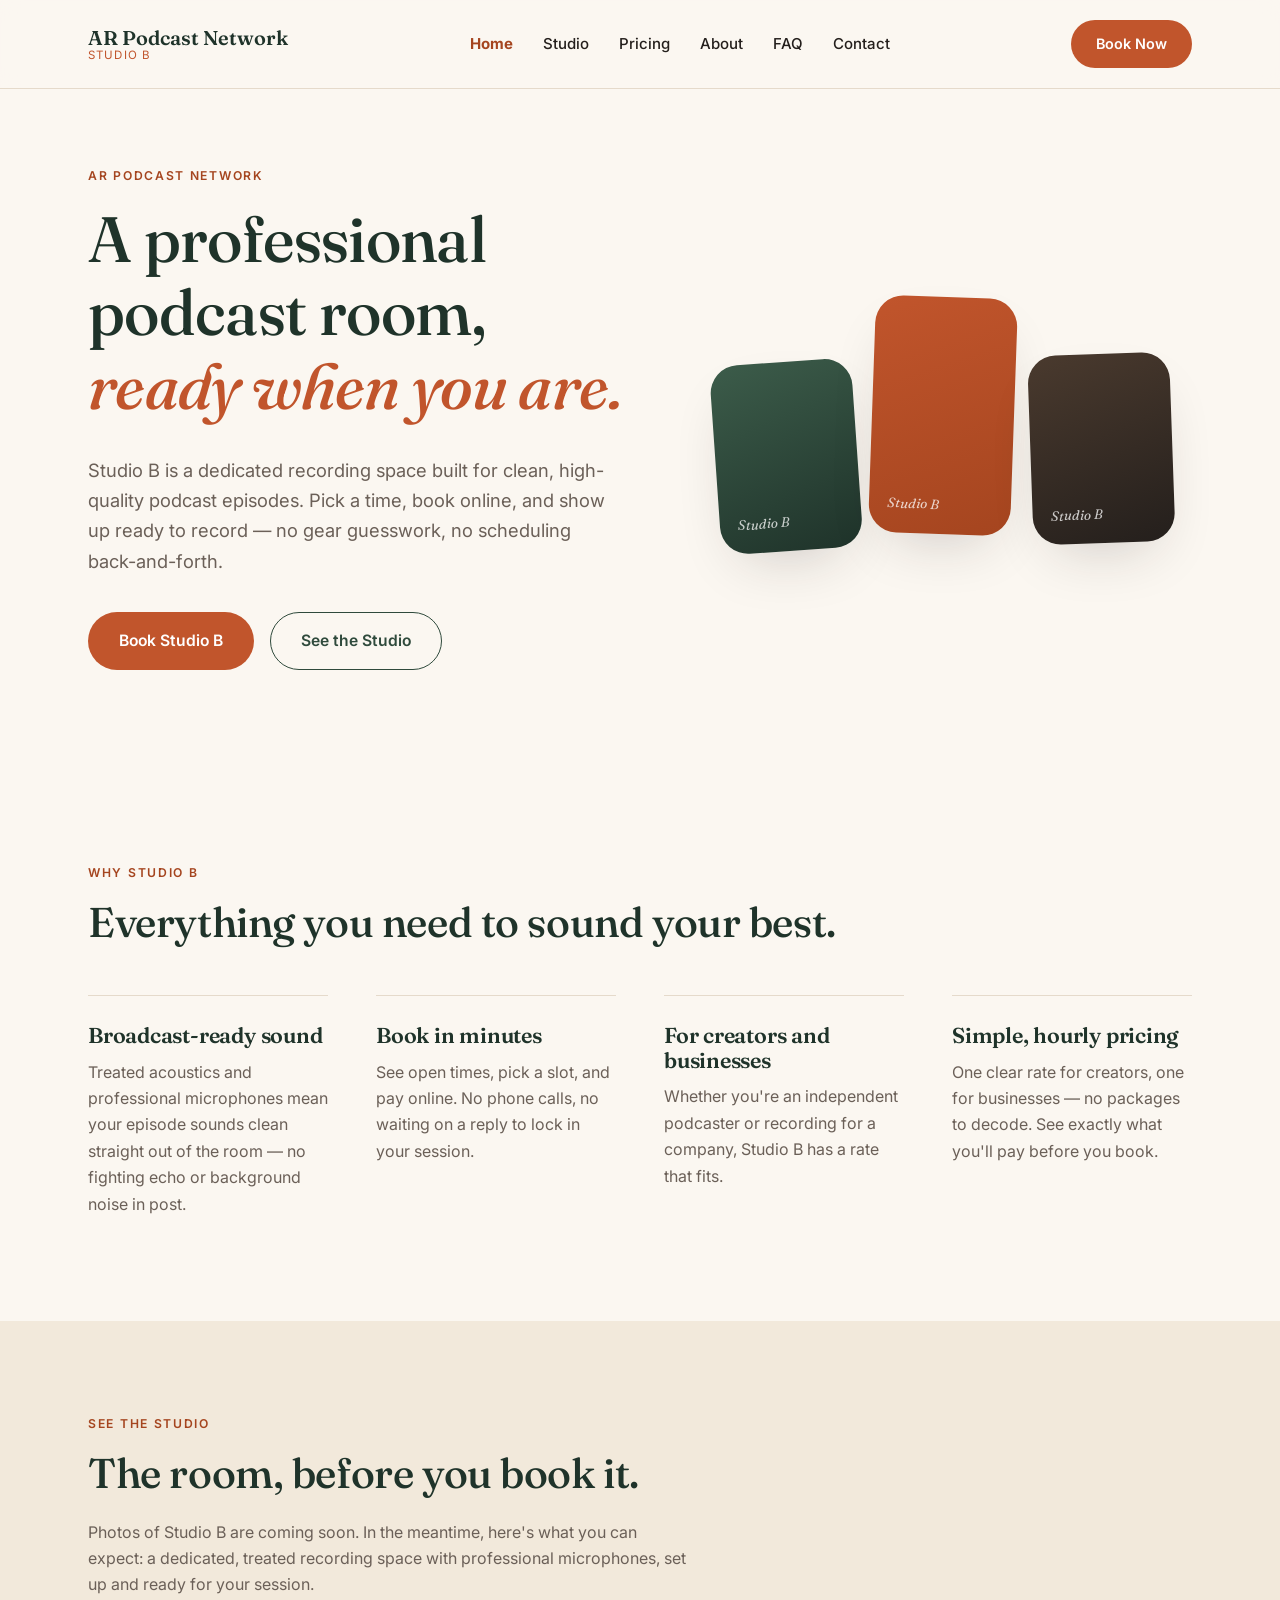
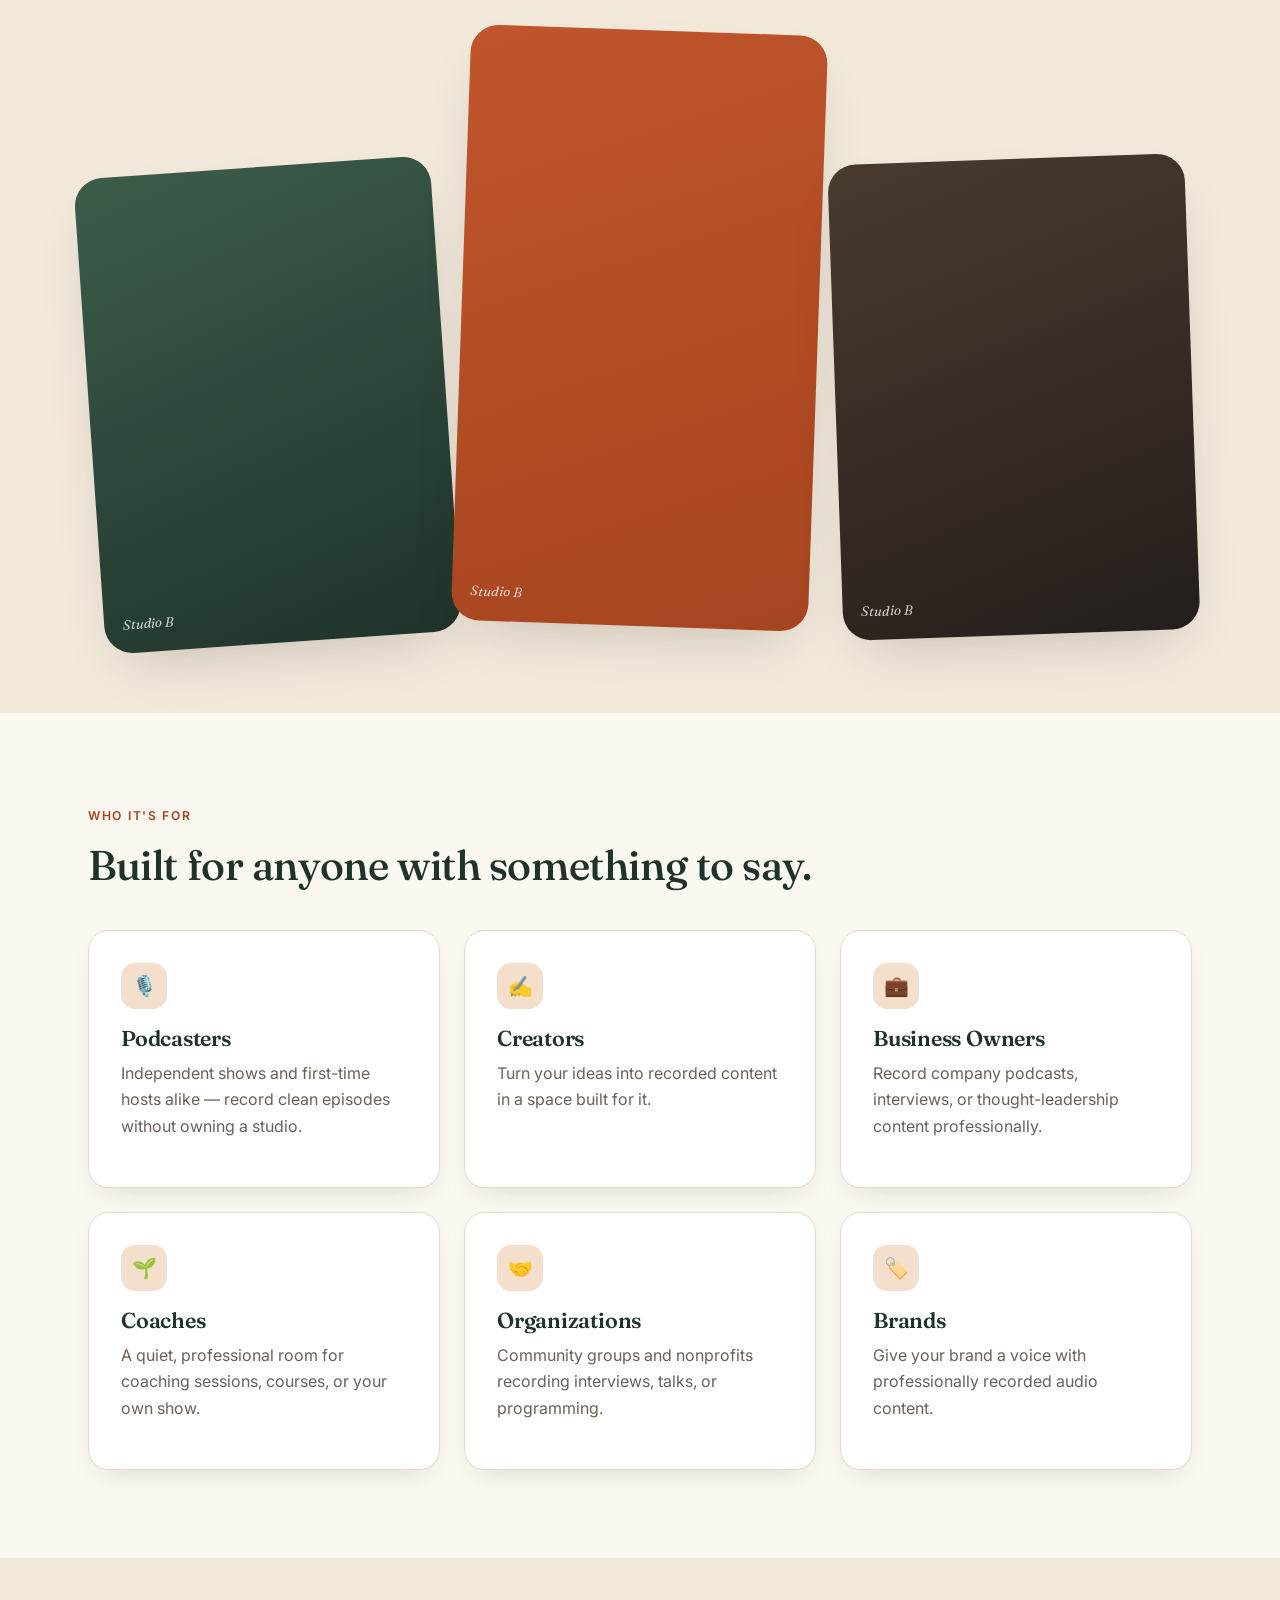
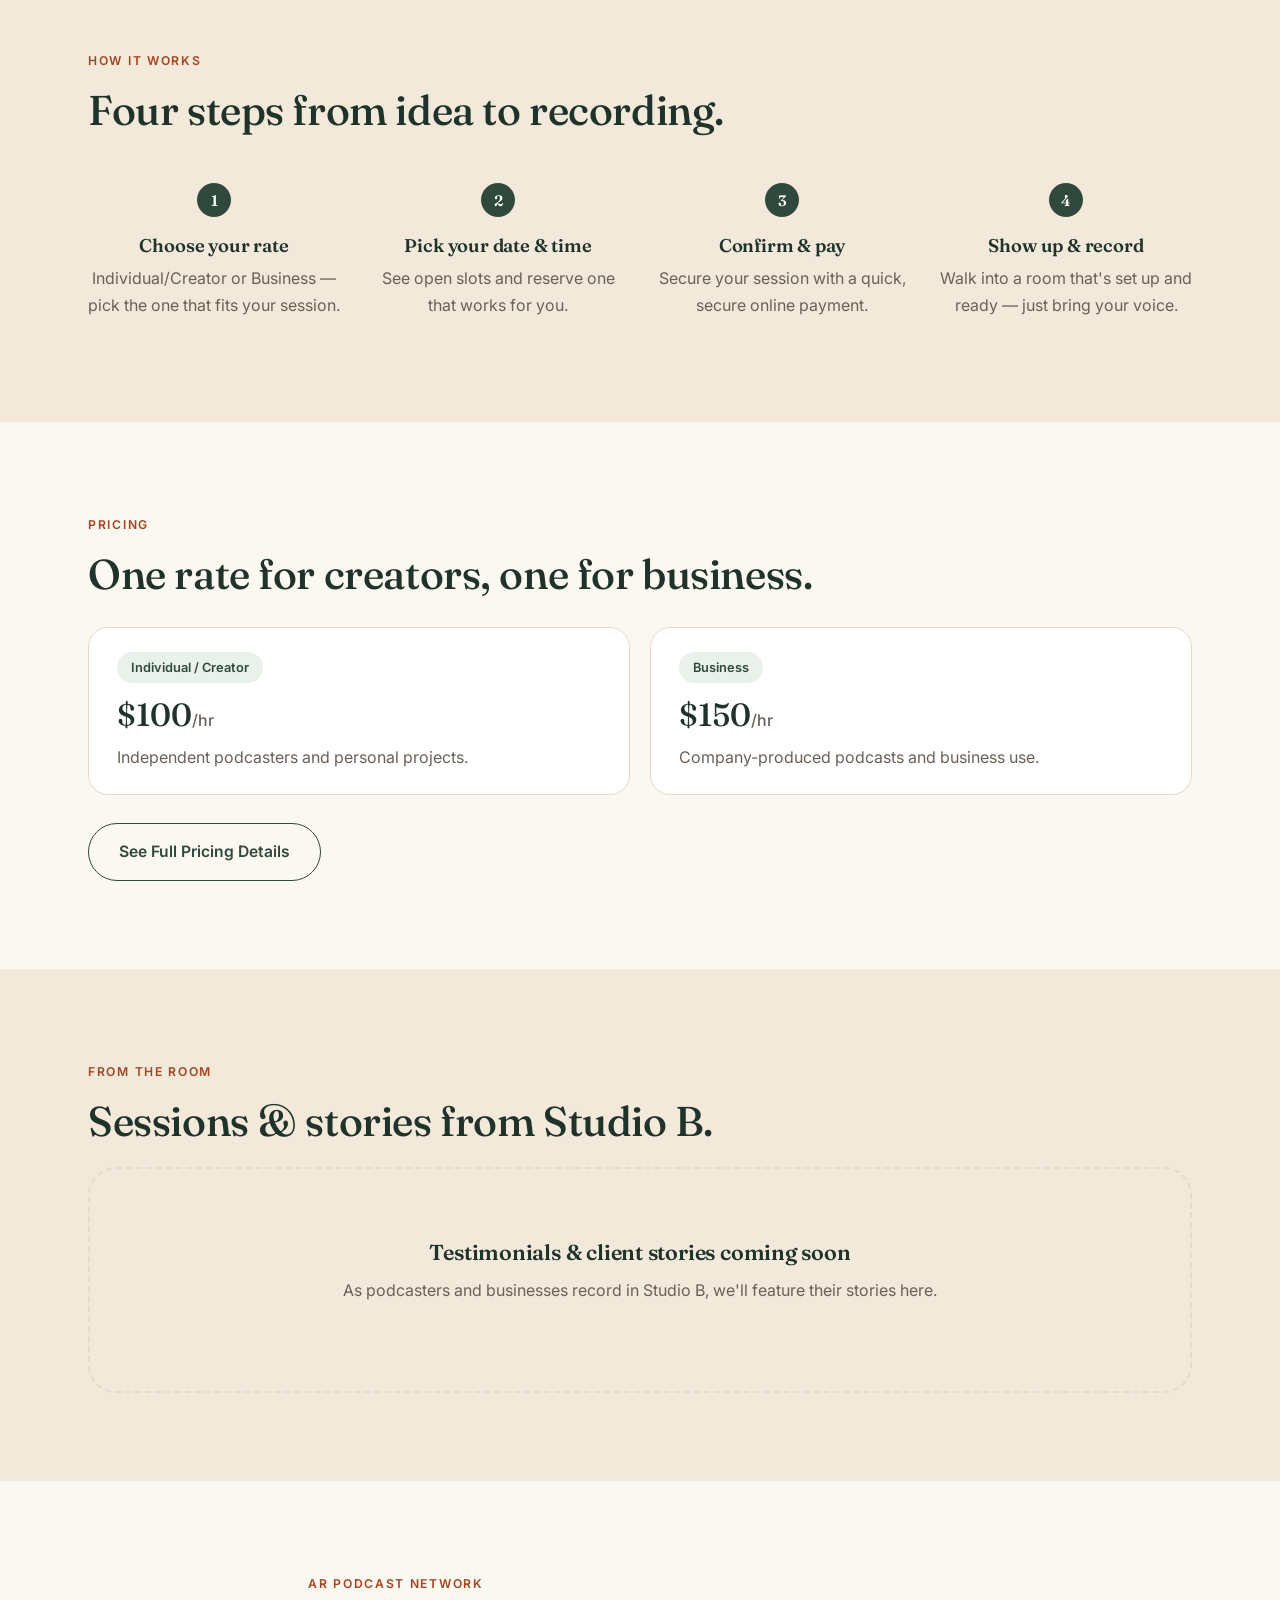
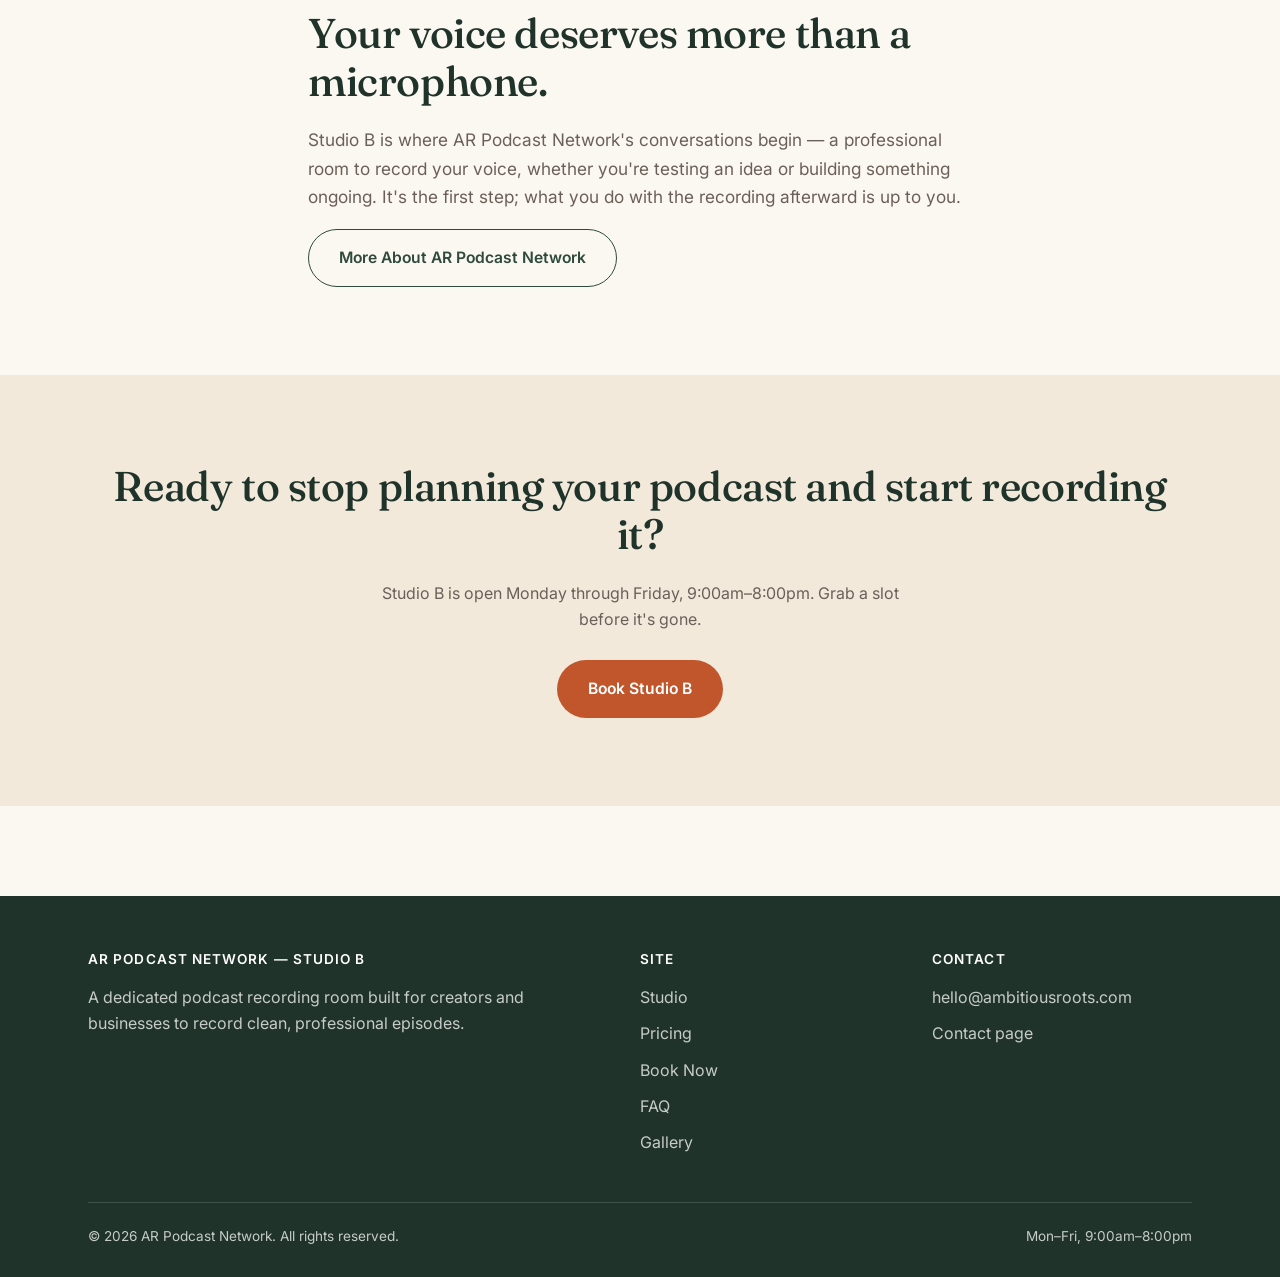
<file: index.html>
<!DOCTYPE html>
<html lang="en">
<head>
  <meta charset="UTF-8">
  <meta name="viewport" content="width=device-width, initial-scale=1.0">
  <title>Studio B — Podcast Recording Studio | AR Podcast Network</title>
  <meta name="description" content="Book Studio B, a professional podcast recording room from AR Podcast Network. Simple hourly rates, easy online booking, secure payment.">
  <link rel="canonical" href="https://ambitiousroots.com/">
  <meta property="og:type" content="website">
  <meta property="og:title" content="Studio B — Podcast Recording Studio | AR Podcast Network">
  <meta property="og:description" content="Book Studio B, a professional podcast recording room from AR Podcast Network. Simple hourly rates, easy online booking, secure payment.">
  <meta property="og:url" content="https://ambitiousroots.com/">
  <meta property="og:site_name" content="AR Podcast Network">
  <!-- TODO: add og:image once real Studio B photography exists -->
  <meta name="twitter:card" content="summary">
  <meta name="twitter:title" content="Studio B — Podcast Recording Studio | AR Podcast Network">
  <meta name="twitter:description" content="Book Studio B, a professional podcast recording room from AR Podcast Network. Simple hourly rates, easy online booking, secure payment.">
  <link rel="icon" href="data:image/svg+xml,%3Csvg xmlns='http://www.w3.org/2000/svg' viewBox='0 0 100 100'%3E%3Ctext y='.9em' font-size='90'%3E%F0%9F%8E%99%EF%B8%8F%3C/text%3E%3C/svg%3E">
  <link rel="preconnect" href="https://fonts.googleapis.com">
  <link rel="preconnect" href="https://fonts.gstatic.com" crossorigin>
  <link href="https://fonts.googleapis.com/css2?family=Fraunces:ital,wght@0,500;0,600;0,700;1,400;1,500&family=Inter:wght@400;500;600;700&display=swap" rel="stylesheet">
  <link rel="stylesheet" href="css/styles.css">
  <!--
    Organization schema — intentionally omits "address" and "telephone".
    Add them (and consider LocalBusiness instead of/alongside Organization)
    once a physical address and phone number are confirmed; a schema with
    a fabricated address would be worse than no schema at all.
  -->
  <script type="application/ld+json">
  {
    "@context": "https://schema.org",
    "@type": "Organization",
    "name": "AR Podcast Network",
    "url": "https://ambitiousroots.com/",
    "description": "AR Podcast Network operates Studio B, a professional podcast recording room for creators, businesses, and organizations."
  }
  </script>
</head>
<body data-page="home">

  <a class="skip-link" href="#main-content">Skip to main content</a>

  <header class="site-header">
    <nav class="nav">
      <a href="index.html" class="brand">
        <span class="brand-name">AR Podcast Network</span>
        <span class="brand-room">Studio B</span>
      </a>
      <button class="nav-toggle" aria-label="Toggle navigation" aria-expanded="false" aria-controls="primary-nav">
        <span></span><span></span><span></span>
      </button>
      <ul class="nav-links" id="primary-nav">
        <li><a href="index.html" data-page="home">Home</a></li>
        <li><a href="studio.html" data-page="studio">Studio</a></li>
        <li><a href="pricing.html" data-page="pricing">Pricing</a></li>
        <li><a href="about.html" data-page="about">About</a></li>
        <li><a href="faq.html" data-page="faq">FAQ</a></li>
        <li><a href="contact.html" data-page="contact">Contact</a></li>
        <li class="mobile-cta-item"><a href="book.html" class="btn btn-primary btn-pill btn-block">Book Studio B</a></li>
      </ul>
      <a href="book.html" class="btn btn-primary btn-pill nav-cta">Book Now</a>
    </nav>
  </header>

  <main id="main-content">

  <section class="hero">
    <div class="container">
      <div class="hero-grid">
        <div class="hero-copy reveal">
          <span class="eyebrow">AR Podcast Network</span>
          <h1>A professional podcast room, <em>ready when you are.</em></h1>
          <p class="hero-subtext">Studio B is a dedicated recording space built for clean, high-quality podcast episodes. Pick a time, book online, and show up ready to record — no gear guesswork, no scheduling back-and-forth.</p>
          <div class="hero-actions">
            <a href="book.html" class="btn btn-primary btn-pill">Book Studio B</a>
            <a href="#see-the-studio" class="btn btn-outline btn-pill">See the Studio</a>
          </div>
        </div>

        <!--
          HERO PHOTO COLLAGE — three placeholder color blocks standing in for
          real Studio B photography. Once you have photos, replace each
          .collage-item div's content with an <img src="assets/..." alt="...">
          (keep the "collage-item" class so the rounded corners, shadow, and
          tilt effect stay applied), and delete the .collage-label span.
          This is above the fold and likely to be the page's largest visible
          image (its load time affects the LCP performance metric) — do NOT
          add loading="lazy" here; add fetchpriority="high" instead.
        -->
        <div class="hero-collage reveal">
          <div class="collage-item"><span class="collage-label">Studio B</span></div>
          <div class="collage-item"><span class="collage-label">Studio B</span></div>
          <div class="collage-item"><span class="collage-label">Studio B</span></div>
        </div>
      </div>
    </div>
  </section>

  <section class="section">
    <div class="container">
      <span class="eyebrow">Why Studio B</span>
      <h2 class="reveal">Everything you need to sound your best.</h2>
      <div class="feature-row">
        <div class="feature-item reveal">
          <h3>Broadcast-ready sound</h3>
          <p class="text-muted">Treated acoustics and professional microphones mean your episode sounds clean straight out of the room — no fighting echo or background noise in post.</p>
        </div>
        <div class="feature-item reveal">
          <h3>Book in minutes</h3>
          <p class="text-muted">See open times, pick a slot, and pay online. No phone calls, no waiting on a reply to lock in your session.</p>
        </div>
        <div class="feature-item reveal">
          <h3>For creators and businesses</h3>
          <p class="text-muted">Whether you're an independent podcaster or recording for a company, Studio B has a rate that fits.</p>
        </div>
        <div class="feature-item reveal">
          <h3>Simple, hourly pricing</h3>
          <p class="text-muted">One clear rate for creators, one for businesses — no packages to decode. See exactly what you'll pay before you book.</p>
        </div>
      </div>
    </div>
  </section>

  <!--
    SEE THE STUDIO — currently placeholder color blocks, same treatment as
    the hero collage. Once you have real Studio B photography, replace each
    .collage-item div's content with an <img src="assets/..." alt="descriptive
    text" loading="lazy"> (keep the "collage-item" class for the rounded
    corners/shadow), and delete the .collage-label spans. This section is
    well below the fold, so loading="lazy" here is good for page speed
    (unlike the hero collage above, which should stay eager).
  -->
  <section class="section section-alt" id="see-the-studio">
    <div class="container">
      <span class="eyebrow">See the Studio</span>
      <h2 class="reveal">The room, before you book it.</h2>
      <p class="text-muted reveal" style="max-width:600px;">Photos of Studio B are coming soon. In the meantime, here's what you can expect: a dedicated, treated recording space with professional microphones, set up and ready for your session.</p>
      <div class="hero-collage reveal" style="margin-top:32px;padding:0;">
        <div class="collage-item"><span class="collage-label">Studio B</span></div>
        <div class="collage-item"><span class="collage-label">Studio B</span></div>
        <div class="collage-item"><span class="collage-label">Studio B</span></div>
      </div>
    </div>
  </section>

  <section class="section" id="who-its-for">
    <div class="container">
      <span class="eyebrow">Who It's For</span>
      <h2 class="reveal">Built for anyone with something to say.</h2>
      <div class="card-grid reveal">
        <div class="card">
          <div class="icon-badge">🎙️</div>
          <h3>Podcasters</h3>
          <p class="text-muted">Independent shows and first-time hosts alike — record clean episodes without owning a studio.</p>
        </div>
        <div class="card">
          <div class="icon-badge">✍️</div>
          <h3>Creators</h3>
          <p class="text-muted">Turn your ideas into recorded content in a space built for it.</p>
        </div>
        <div class="card">
          <div class="icon-badge">💼</div>
          <h3>Business Owners</h3>
          <p class="text-muted">Record company podcasts, interviews, or thought-leadership content professionally.</p>
        </div>
        <div class="card">
          <div class="icon-badge">🌱</div>
          <h3>Coaches</h3>
          <p class="text-muted">A quiet, professional room for coaching sessions, courses, or your own show.</p>
        </div>
        <div class="card">
          <div class="icon-badge">🤝</div>
          <h3>Organizations</h3>
          <p class="text-muted">Community groups and nonprofits recording interviews, talks, or programming.</p>
        </div>
        <div class="card">
          <div class="icon-badge">🏷️</div>
          <h3>Brands</h3>
          <p class="text-muted">Give your brand a voice with professionally recorded audio content.</p>
        </div>
      </div>
    </div>
  </section>

  <section class="section section-alt">
    <div class="container">
      <span class="eyebrow">How It Works</span>
      <h2 class="reveal">Four steps from idea to recording.</h2>
      <div class="process-grid reveal">
        <div class="process-item">
          <span class="step-number">1</span>
          <h3>Choose your rate</h3>
          <p class="text-muted">Individual/Creator or Business — pick the one that fits your session.</p>
        </div>
        <div class="process-item">
          <span class="step-number">2</span>
          <h3>Pick your date &amp; time</h3>
          <p class="text-muted">See open slots and reserve one that works for you.</p>
        </div>
        <div class="process-item">
          <span class="step-number">3</span>
          <h3>Confirm &amp; pay</h3>
          <p class="text-muted">Secure your session with a quick, secure online payment.</p>
        </div>
        <div class="process-item">
          <span class="step-number">4</span>
          <h3>Show up &amp; record</h3>
          <p class="text-muted">Walk into a room that's set up and ready — just bring your voice.</p>
        </div>
      </div>
    </div>
  </section>

  <section class="section">
    <div class="container">
      <span class="eyebrow">Pricing</span>
      <h2 class="reveal">One rate for creators, one for business.</h2>
      <div class="mini-pricing-row reveal">
        <div class="mini-pricing-item">
          <span class="badge">Individual / Creator</span>
          <div class="price-tag">$100<span>/hr</span></div>
          <p class="text-muted" style="margin:0;">Independent podcasters and personal projects.</p>
        </div>
        <div class="mini-pricing-item">
          <span class="badge">Business</span>
          <div class="price-tag">$150<span>/hr</span></div>
          <p class="text-muted" style="margin:0;">Company-produced podcasts and business use.</p>
        </div>
      </div>
      <a href="pricing.html" class="btn btn-outline btn-pill">See Full Pricing Details</a>
    </div>
  </section>

  <section class="section section-alt">
    <div class="container">
      <span class="eyebrow">From the Room</span>
      <h2 class="reveal">Sessions &amp; stories from Studio B.</h2>
      <!--
        SOCIAL PROOF — do not fill this with invented testimonials, client
        names, or logos. Replace this placeholder with real quotes, podcast
        covers, or client logos once you have them to share, following the
        same card-grid pattern used elsewhere on this page.
      -->
      <div class="placeholder-box reveal">
        <h3>Testimonials &amp; client stories coming soon</h3>
        <p>As podcasters and businesses record in Studio B, we'll feature their stories here.</p>
      </div>
    </div>
  </section>

  <section class="section">
    <div class="container reveal" style="max-width:720px;">
      <span class="eyebrow">AR Podcast Network</span>
      <h2>Your voice deserves more than a microphone.</h2>
      <p class="text-muted" style="font-size:1.08rem;">Studio B is where AR Podcast Network's conversations begin — a professional room to record your voice, whether you're testing an idea or building something ongoing. It's the first step; what you do with the recording afterward is up to you.</p>
      <a href="about.html" class="btn btn-outline btn-pill">More About AR Podcast Network</a>
    </div>
  </section>

  <section class="section section-alt">
    <div class="container text-center reveal">
      <h2>Ready to stop planning your podcast and start recording it?</h2>
      <p class="text-muted" style="max-width:520px;margin:0 auto 28px;">Studio B is open Monday through Friday, 9:00am–8:00pm. Grab a slot before it's gone.</p>
      <a href="book.html" class="btn btn-primary btn-pill">Book Studio B</a>
    </div>
  </section>

  </main>

  <footer class="site-footer">
    <div class="container">
      <div class="footer-grid">
        <div>
          <h4>AR Podcast Network — Studio B</h4>
          <p style="color: rgba(255,255,255,0.75);">A dedicated podcast recording room built for creators and businesses to record clean, professional episodes.</p>
        </div>
        <div>
          <h4>Site</h4>
          <ul>
            <li><a href="studio.html">Studio</a></li>
            <li><a href="pricing.html">Pricing</a></li>
            <li><a href="book.html">Book Now</a></li>
            <li><a href="faq.html">FAQ</a></li>
            <li><a href="gallery.html">Gallery</a></li>
          </ul>
        </div>
        <div>
          <h4>Contact</h4>
          <ul>
            <li><a href="mailto:hello@ambitiousroots.com">hello@ambitiousroots.com</a></li>
            <li><a href="contact.html">Contact page</a></li>
          </ul>
        </div>
      </div>
      <div class="footer-bottom">
        <span>&copy; <span id="year"></span> AR Podcast Network. All rights reserved.</span>
        <span>Mon–Fri, 9:00am–8:00pm</span>
      </div>
    </div>
  </footer>

  <script src="js/config.js"></script>
  <script src="js/main.js"></script>
</body>
</html>
</file>
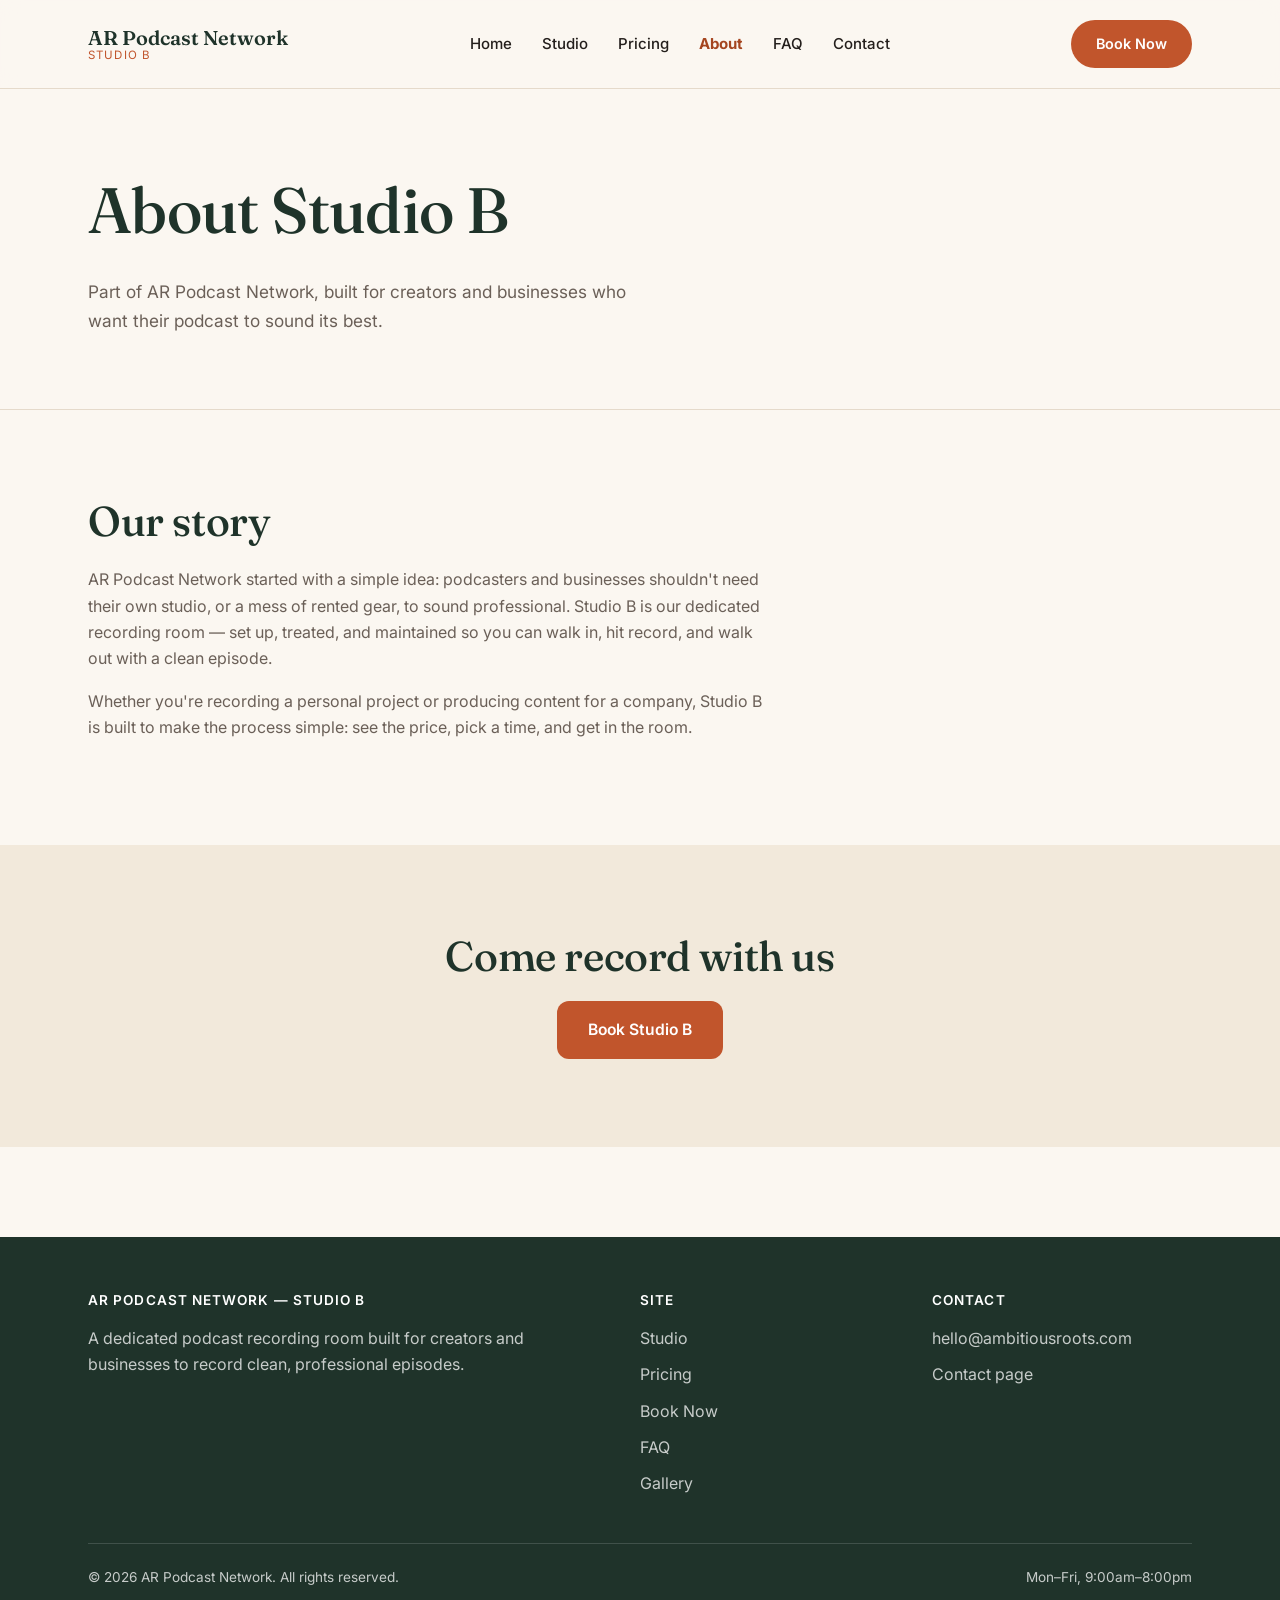
<file: about.html>
<!DOCTYPE html>
<html lang="en">
<head>
  <meta charset="UTF-8">
  <meta name="viewport" content="width=device-width, initial-scale=1.0">
  <title>About AR Podcast Network — Studio B</title>
  <meta name="description" content="Learn about AR Podcast Network and Studio B, a professional podcast recording room for creators, businesses, and organizations.">
  <link rel="canonical" href="https://ambitiousroots.com/about.html">
  <meta property="og:type" content="website">
  <meta property="og:title" content="About AR Podcast Network — Studio B">
  <meta property="og:description" content="Learn about AR Podcast Network and Studio B, a professional podcast recording room for creators, businesses, and organizations.">
  <meta property="og:url" content="https://ambitiousroots.com/about.html">
  <meta property="og:site_name" content="AR Podcast Network">
  <!-- TODO: add og:image once real Studio B photography exists -->
  <meta name="twitter:card" content="summary">
  <meta name="twitter:title" content="About AR Podcast Network — Studio B">
  <meta name="twitter:description" content="Learn about AR Podcast Network and Studio B, a professional podcast recording room for creators, businesses, and organizations.">
  <link rel="icon" href="data:image/svg+xml,%3Csvg xmlns='http://www.w3.org/2000/svg' viewBox='0 0 100 100'%3E%3Ctext y='.9em' font-size='90'%3E%F0%9F%8E%99%EF%B8%8F%3C/text%3E%3C/svg%3E">
  <link rel="preconnect" href="https://fonts.googleapis.com">
  <link rel="preconnect" href="https://fonts.gstatic.com" crossorigin>
  <link href="https://fonts.googleapis.com/css2?family=Fraunces:ital,wght@0,500;0,600;0,700;1,400;1,500&family=Inter:wght@400;500;600;700&display=swap" rel="stylesheet">
  <link rel="stylesheet" href="css/styles.css">
</head>
<body data-page="about">

  <a class="skip-link" href="#main-content">Skip to main content</a>

  <header class="site-header">
    <nav class="nav">
      <a href="index.html" class="brand">
        <span class="brand-name">AR Podcast Network</span>
        <span class="brand-room">Studio B</span>
      </a>
      <button class="nav-toggle" aria-label="Toggle navigation" aria-expanded="false" aria-controls="primary-nav">
        <span></span><span></span><span></span>
      </button>
      <ul class="nav-links" id="primary-nav">
        <li><a href="index.html" data-page="home">Home</a></li>
        <li><a href="studio.html" data-page="studio">Studio</a></li>
        <li><a href="pricing.html" data-page="pricing">Pricing</a></li>
        <li><a href="about.html" data-page="about">About</a></li>
        <li><a href="faq.html" data-page="faq">FAQ</a></li>
        <li><a href="contact.html" data-page="contact">Contact</a></li>
        <li class="mobile-cta-item"><a href="book.html" class="btn btn-primary btn-pill btn-block">Book Studio B</a></li>
      </ul>
      <a href="book.html" class="btn btn-primary btn-pill nav-cta">Book Now</a>
    </nav>
  </header>

  <main id="main-content">

  <section class="page-hero">
    <div class="container">
      <h1>About Studio B</h1>
      <p>Part of AR Podcast Network, built for creators and businesses who want their podcast to sound its best.</p>
    </div>
  </section>

  <section class="section">
    <div class="container reveal">
      <h2>Our story</h2>
      <p class="text-muted" style="max-width:680px;">AR Podcast Network started with a simple idea: podcasters and businesses shouldn't need their own studio, or a mess of rented gear, to sound professional. Studio B is our dedicated recording room — set up, treated, and maintained so you can walk in, hit record, and walk out with a clean episode.</p>
      <p class="text-muted" style="max-width:680px;">Whether you're recording a personal project or producing content for a company, Studio B is built to make the process simple: see the price, pick a time, and get in the room.</p>
    </div>
  </section>

  <section class="section section-alt text-center">
    <div class="container">
      <h2>Come record with us</h2>
      <a href="book.html" class="btn btn-primary">Book Studio B</a>
    </div>
  </section>

  </main>

  <footer class="site-footer">
    <div class="container">
      <div class="footer-grid">
        <div>
          <h4>AR Podcast Network — Studio B</h4>
          <p style="color: rgba(255,255,255,0.75);">A dedicated podcast recording room built for creators and businesses to record clean, professional episodes.</p>
        </div>
        <div>
          <h4>Site</h4>
          <ul>
            <li><a href="studio.html">Studio</a></li>
            <li><a href="pricing.html">Pricing</a></li>
            <li><a href="book.html">Book Now</a></li>
            <li><a href="faq.html">FAQ</a></li>
            <li><a href="gallery.html">Gallery</a></li>
          </ul>
        </div>
        <div>
          <h4>Contact</h4>
          <ul>
            <li><a href="mailto:hello@ambitiousroots.com">hello@ambitiousroots.com</a></li>
            <li><a href="contact.html">Contact page</a></li>
          </ul>
        </div>
      </div>
      <div class="footer-bottom">
        <span>&copy; <span id="year"></span> AR Podcast Network. All rights reserved.</span>
        <span>Mon–Fri, 9:00am–8:00pm</span>
      </div>
    </div>
  </footer>

  <script src="js/config.js"></script>
  <script src="js/main.js"></script>
</body>
</html>
</file>
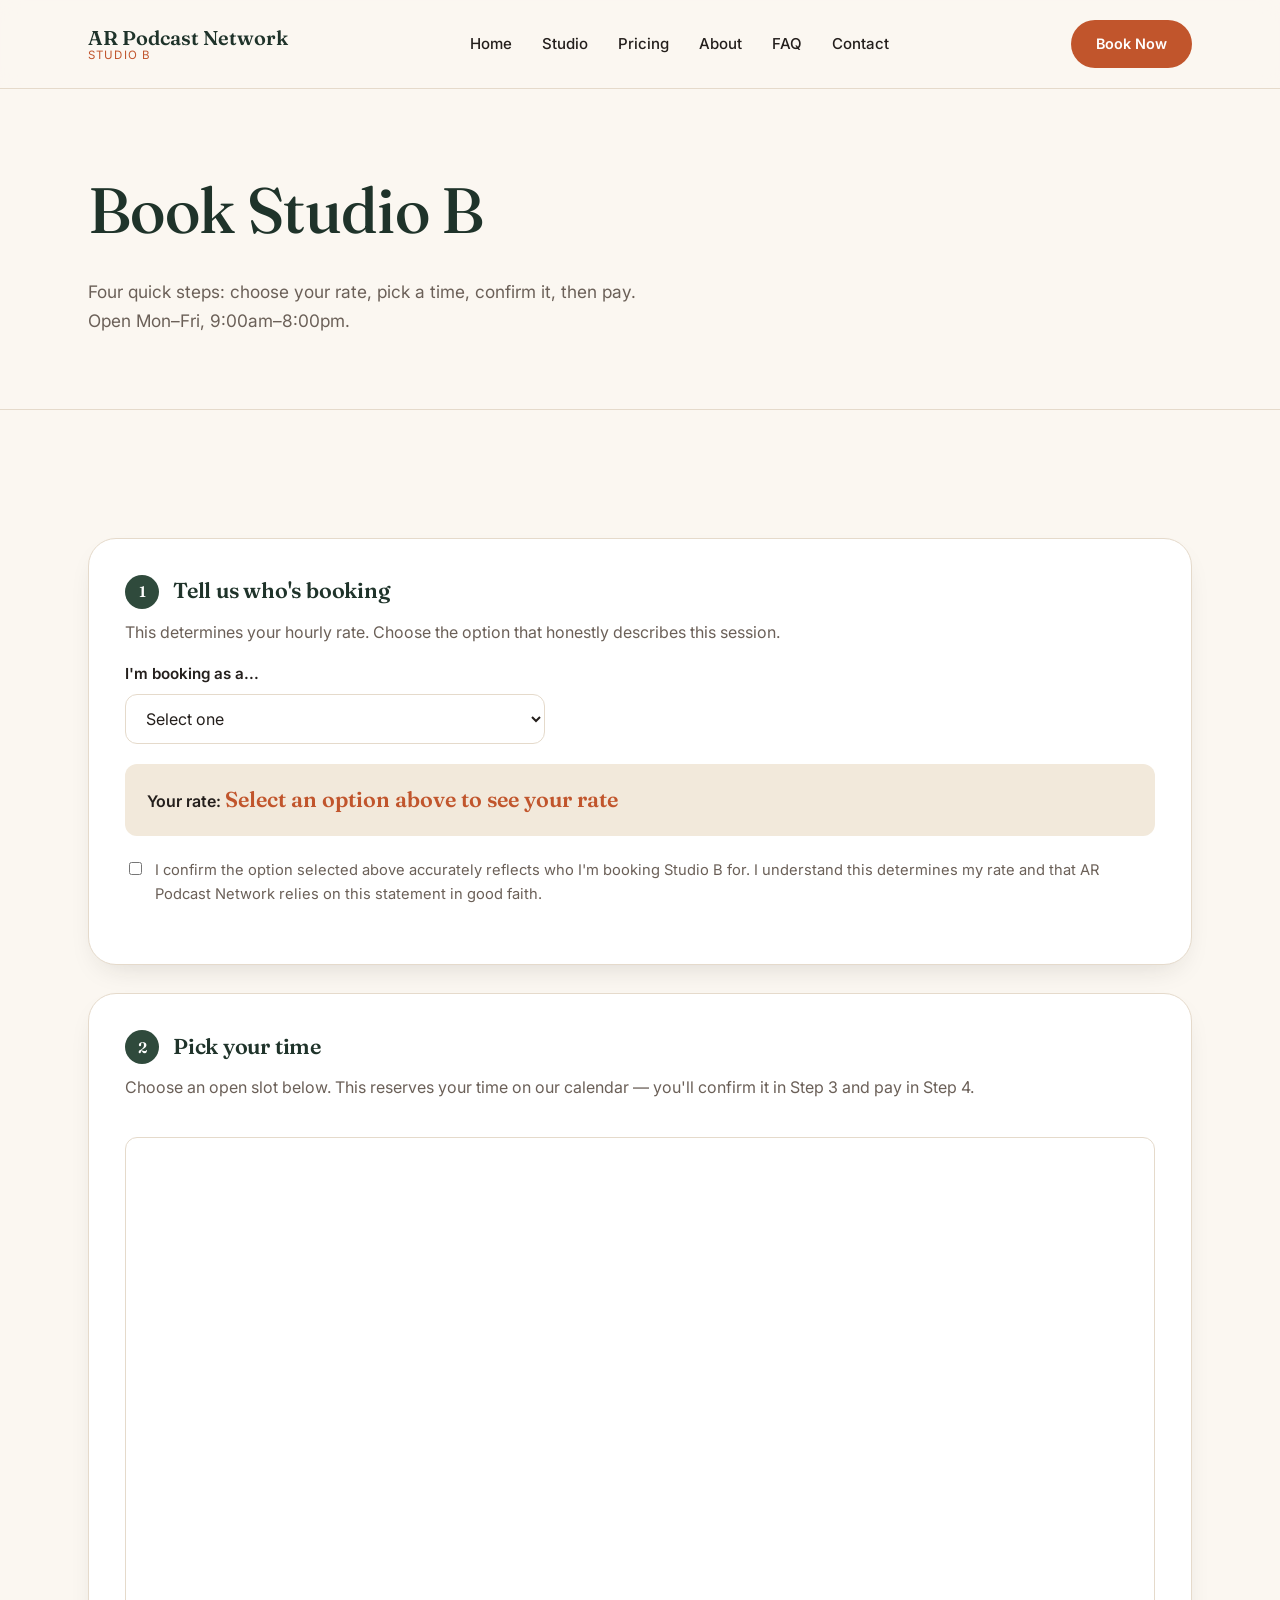
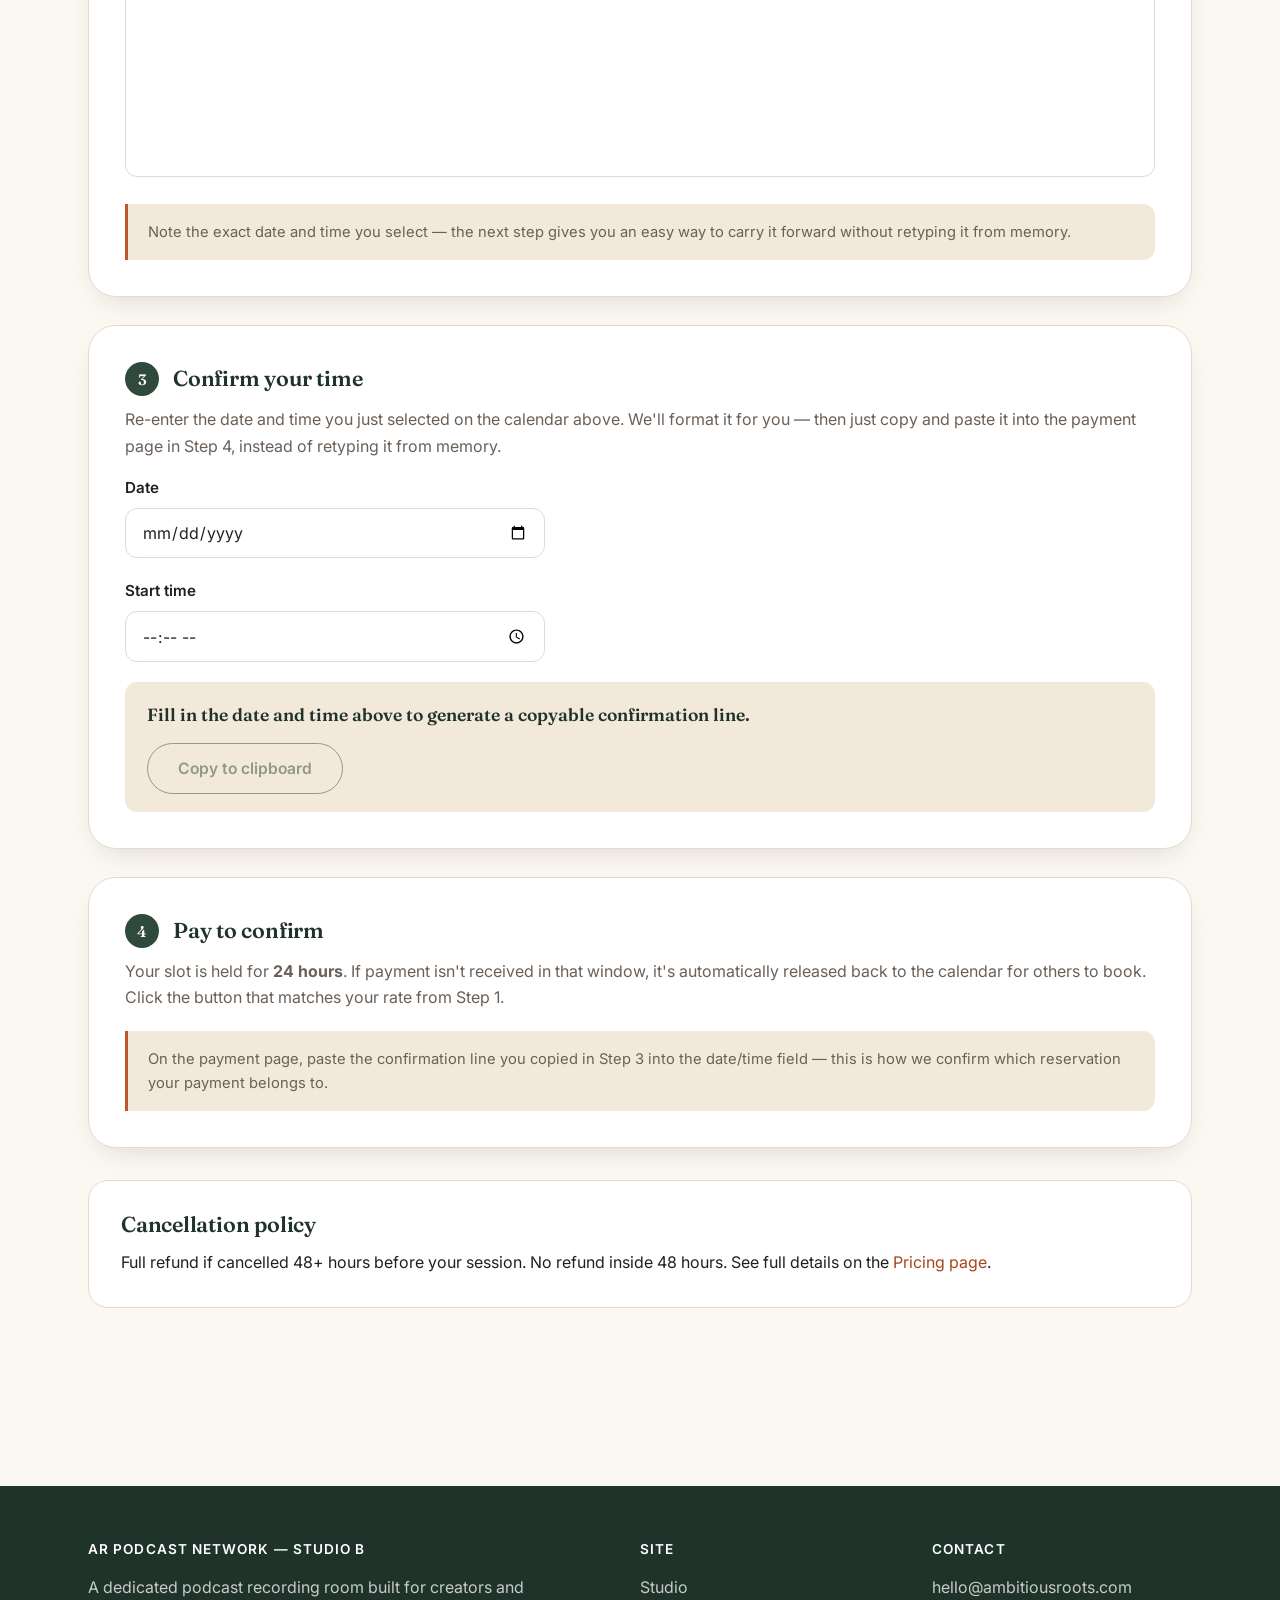
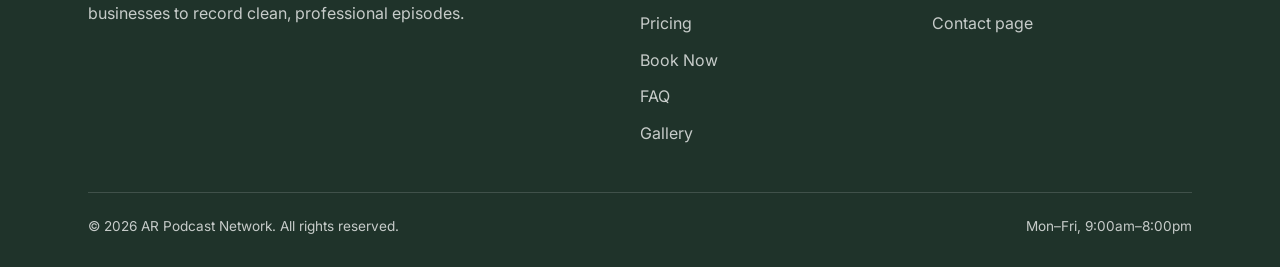
<file: book.html>
<!DOCTYPE html>
<html lang="en">
<head>
  <meta charset="UTF-8">
  <meta name="viewport" content="width=device-width, initial-scale=1.0">
  <title>Book Studio B — Podcast Recording Room</title>
  <meta name="description" content="Book Studio B: choose your rate, pick a date and time, confirm it, and pay online to reserve your podcast recording session.">
  <link rel="canonical" href="https://ambitiousroots.com/book.html">
  <meta property="og:type" content="website">
  <meta property="og:title" content="Book Studio B — Podcast Recording Room">
  <meta property="og:description" content="Book Studio B: choose your rate, pick a date and time, confirm it, and pay online to reserve your podcast recording session.">
  <meta property="og:url" content="https://ambitiousroots.com/book.html">
  <meta property="og:site_name" content="AR Podcast Network">
  <!-- TODO: add og:image once real Studio B photography exists -->
  <meta name="twitter:card" content="summary">
  <meta name="twitter:title" content="Book Studio B — Podcast Recording Room">
  <meta name="twitter:description" content="Book Studio B: choose your rate, pick a date and time, confirm it, and pay online to reserve your podcast recording session.">
  <link rel="icon" href="data:image/svg+xml,%3Csvg xmlns='http://www.w3.org/2000/svg' viewBox='0 0 100 100'%3E%3Ctext y='.9em' font-size='90'%3E%F0%9F%8E%99%EF%B8%8F%3C/text%3E%3C/svg%3E">
  <link rel="preconnect" href="https://fonts.googleapis.com">
  <link rel="preconnect" href="https://fonts.gstatic.com" crossorigin>
  <link href="https://fonts.googleapis.com/css2?family=Fraunces:ital,wght@0,500;0,600;0,700;1,400;1,500&family=Inter:wght@400;500;600;700&display=swap" rel="stylesheet">
  <link rel="stylesheet" href="css/styles.css">
</head>
<body data-page="book">

  <a class="skip-link" href="#main-content">Skip to main content</a>

  <header class="site-header">
    <nav class="nav">
      <a href="index.html" class="brand">
        <span class="brand-name">AR Podcast Network</span>
        <span class="brand-room">Studio B</span>
      </a>
      <button class="nav-toggle" aria-label="Toggle navigation" aria-expanded="false" aria-controls="primary-nav">
        <span></span><span></span><span></span>
      </button>
      <ul class="nav-links" id="primary-nav">
        <li><a href="index.html" data-page="home">Home</a></li>
        <li><a href="studio.html" data-page="studio">Studio</a></li>
        <li><a href="pricing.html" data-page="pricing">Pricing</a></li>
        <li><a href="about.html" data-page="about">About</a></li>
        <li><a href="faq.html" data-page="faq">FAQ</a></li>
        <li><a href="contact.html" data-page="contact">Contact</a></li>
        <li class="mobile-cta-item"><a href="book.html" class="btn btn-primary btn-pill btn-block">Book Studio B</a></li>
      </ul>
      <a href="book.html" class="btn btn-primary btn-pill nav-cta">Book Now</a>
    </nav>
  </header>

  <main id="main-content">

  <section class="page-hero">
    <div class="container">
      <h1>Book Studio B</h1>
      <p>Four quick steps: choose your rate, pick a time, confirm it, then pay. Open Mon–Fri, 9:00am–8:00pm.</p>
    </div>
  </section>

  <section class="section">
    <div class="container">
      <div class="steps reveal">

        <div class="step">
          <div class="step-title">
            <span class="step-number">1</span>
            <h3>Tell us who's booking</h3>
          </div>
          <p class="text-muted">This determines your hourly rate. Choose the option that honestly describes this session.</p>

          <div class="form-field">
            <label for="rate-select">I'm booking as a...</label>
            <select id="rate-select" class="select">
              <option value="">Select one</option>
              <option value="individual">Individual / Creator</option>
              <option value="business">Business</option>
            </select>
          </div>

          <div class="rate-display">
            Your rate: <span id="rate-amount" class="rate-amount">Select an option above to see your rate</span>
          </div>

          <label class="checkbox-field">
            <input type="checkbox" id="rate-confirm">
            <span>I confirm the option selected above accurately reflects who I'm booking Studio B for. I understand this determines my rate and that AR Podcast Network relies on this statement in good faith.</span>
          </label>
        </div>

        <div class="step">
          <div class="step-title">
            <span class="step-number">2</span>
            <h3>Pick your time</h3>
          </div>
          <p class="text-muted">Choose an open slot below. This reserves your time on our calendar — you'll confirm it in Step 3 and pay in Step 4.</p>
          <iframe id="calendar-embed" class="calendar-embed" title="Studio B booking calendar" frameborder="0"></iframe>
          <div class="hint-box">
            Note the exact date and time you select — the next step gives you an easy way to carry it forward without retyping it from memory.
          </div>
        </div>

        <div class="step">
          <div class="step-title">
            <span class="step-number">3</span>
            <h3>Confirm your time</h3>
          </div>
          <p class="text-muted">Re-enter the date and time you just selected on the calendar above. We'll format it for you — then just copy and paste it into the payment page in Step 4, instead of retyping it from memory.</p>

          <div class="form-field">
            <label for="confirm-date">Date</label>
            <input type="date" id="confirm-date" class="select">
          </div>
          <div class="form-field">
            <label for="confirm-time">Start time</label>
            <input type="time" id="confirm-time" class="select">
          </div>

          <div class="rate-display">
            <div id="time-preview">Fill in the date and time above to generate a copyable confirmation line.</div>
            <button type="button" id="copy-time-btn" class="btn btn-outline btn-pill" style="margin-top:14px;" disabled>Copy to clipboard</button>
          </div>
        </div>

        <div class="step">
          <div class="step-title">
            <span class="step-number">4</span>
            <h3>Pay to confirm</h3>
          </div>
          <p class="text-muted">Your slot is held for <strong>24 hours</strong>. If payment isn't received in that window, it's automatically released back to the calendar for others to book. Click the button that matches your rate from Step 1.</p>

          <div id="pay-buttons" class="pay-buttons">
            <a id="pay-individual" href="#" target="_blank" rel="noopener" class="btn btn-primary" style="display:none;">Pay $100/hr — Individual/Creator</a>
            <a id="pay-business" href="#" target="_blank" rel="noopener" class="btn btn-primary" style="display:none;">Pay $150/hr — Business</a>
          </div>

          <div class="hint-box">
            On the payment page, paste the confirmation line you copied in Step 3 into the date/time field — this is how we confirm which reservation your payment belongs to.
          </div>
        </div>

      </div>

      <div class="policy-box" style="margin-top:32px;">
        <h3>Cancellation policy</h3>
        <p style="margin-bottom:0;">Full refund if cancelled 48+ hours before your session. No refund inside 48 hours. See full details on the <a href="pricing.html">Pricing page</a>.</p>
      </div>
    </div>
  </section>

  </main>

  <footer class="site-footer">
    <div class="container">
      <div class="footer-grid">
        <div>
          <h4>AR Podcast Network — Studio B</h4>
          <p style="color: rgba(255,255,255,0.75);">A dedicated podcast recording room built for creators and businesses to record clean, professional episodes.</p>
        </div>
        <div>
          <h4>Site</h4>
          <ul>
            <li><a href="studio.html">Studio</a></li>
            <li><a href="pricing.html">Pricing</a></li>
            <li><a href="book.html">Book Now</a></li>
            <li><a href="faq.html">FAQ</a></li>
            <li><a href="gallery.html">Gallery</a></li>
          </ul>
        </div>
        <div>
          <h4>Contact</h4>
          <ul>
            <li><a href="mailto:hello@ambitiousroots.com">hello@ambitiousroots.com</a></li>
            <li><a href="contact.html">Contact page</a></li>
          </ul>
        </div>
      </div>
      <div class="footer-bottom">
        <span>&copy; <span id="year"></span> AR Podcast Network. All rights reserved.</span>
        <span>Mon–Fri, 9:00am–8:00pm</span>
      </div>
    </div>
  </footer>

  <script src="js/config.js"></script>
  <script src="js/main.js"></script>
</body>
</html>
</file>
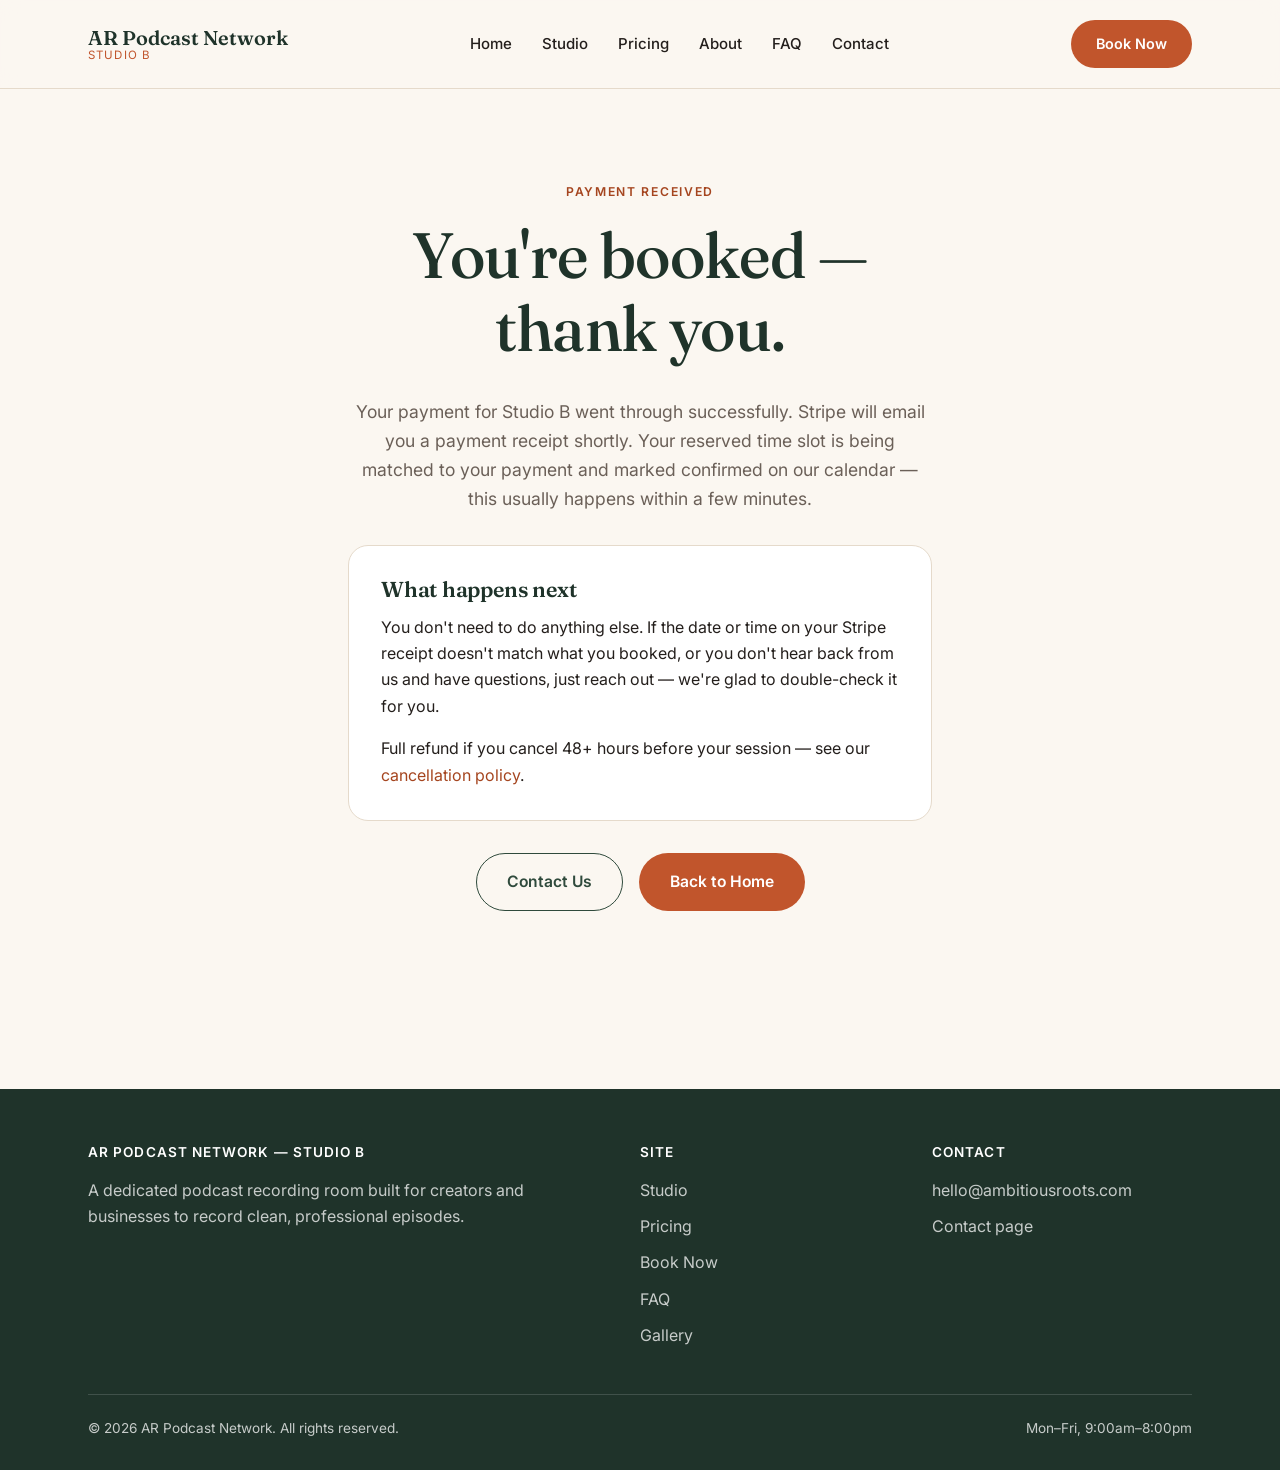
<file: booking-confirmed.html>
<!DOCTYPE html>
<html lang="en">
<head>
  <meta charset="UTF-8">
  <meta name="viewport" content="width=device-width, initial-scale=1.0">
  <title>Booking Received — Studio B</title>
  <meta name="description" content="Your Studio B payment was received.">
  <meta name="robots" content="noindex, follow">
  <link rel="canonical" href="https://ambitiousroots.com/booking-confirmed.html">
  <meta property="og:type" content="website">
  <meta property="og:title" content="Booking Received — Studio B">
  <meta property="og:description" content="Your Studio B payment was received.">
  <meta property="og:url" content="https://ambitiousroots.com/booking-confirmed.html">
  <meta property="og:site_name" content="AR Podcast Network">
  <!-- TODO: add og:image once real Studio B photography exists -->
  <meta name="twitter:card" content="summary">
  <meta name="twitter:title" content="Booking Received — Studio B">
  <meta name="twitter:description" content="Your Studio B payment was received.">
  <link rel="icon" href="data:image/svg+xml,%3Csvg xmlns='http://www.w3.org/2000/svg' viewBox='0 0 100 100'%3E%3Ctext y='.9em' font-size='90'%3E%F0%9F%8E%99%EF%B8%8F%3C/text%3E%3C/svg%3E">
  <link rel="preconnect" href="https://fonts.googleapis.com">
  <link rel="preconnect" href="https://fonts.gstatic.com" crossorigin>
  <link href="https://fonts.googleapis.com/css2?family=Fraunces:ital,wght@0,500;0,600;0,700;1,400;1,500&family=Inter:wght@400;500;600;700&display=swap" rel="stylesheet">
  <link rel="stylesheet" href="css/styles.css">
</head>
<body data-page="booking-confirmed">

  <a class="skip-link" href="#main-content">Skip to main content</a>

  <header class="site-header">
    <nav class="nav">
      <a href="index.html" class="brand">
        <span class="brand-name">AR Podcast Network</span>
        <span class="brand-room">Studio B</span>
      </a>
      <button class="nav-toggle" aria-label="Toggle navigation" aria-expanded="false" aria-controls="primary-nav">
        <span></span><span></span><span></span>
      </button>
      <ul class="nav-links" id="primary-nav">
        <li><a href="index.html" data-page="home">Home</a></li>
        <li><a href="studio.html" data-page="studio">Studio</a></li>
        <li><a href="pricing.html" data-page="pricing">Pricing</a></li>
        <li><a href="about.html" data-page="about">About</a></li>
        <li><a href="faq.html" data-page="faq">FAQ</a></li>
        <li><a href="contact.html" data-page="contact">Contact</a></li>
        <li class="mobile-cta-item"><a href="book.html" class="btn btn-primary btn-pill btn-block">Book Studio B</a></li>
      </ul>
      <a href="book.html" class="btn btn-primary btn-pill nav-cta">Book Now</a>
    </nav>
  </header>

  <main id="main-content">

  <section class="section">
    <div class="container text-center" style="max-width:640px;">
      <span class="eyebrow">Payment received</span>
      <h1>You're booked — thank you.</h1>
      <p class="text-muted" style="font-size:1.1rem;">
        Your payment for Studio B went through successfully. Stripe will email you a payment receipt shortly.
        Your reserved time slot is being matched to your payment and marked confirmed on our calendar — this
        usually happens within a few minutes.
      </p>

      <div class="policy-box" style="text-align:left;margin-top:32px;">
        <h3>What happens next</h3>
        <p>You don't need to do anything else. If the date or time on your Stripe receipt doesn't match what
          you booked, or you don't hear back from us and have questions, just reach out — we're glad to
          double-check it for you.</p>
        <p style="margin-bottom:0;">Full refund if you cancel 48+ hours before your session — see our
          <a href="pricing.html">cancellation policy</a>.</p>
      </div>

      <div class="hero-actions" style="justify-content:center;margin-top:32px;">
        <a href="contact.html" class="btn btn-outline btn-pill">Contact Us</a>
        <a href="index.html" class="btn btn-primary btn-pill">Back to Home</a>
      </div>
    </div>
  </section>

  </main>

  <footer class="site-footer">
    <div class="container">
      <div class="footer-grid">
        <div>
          <h4>AR Podcast Network — Studio B</h4>
          <p style="color: rgba(255,255,255,0.75);">A dedicated podcast recording room built for creators and businesses to record clean, professional episodes.</p>
        </div>
        <div>
          <h4>Site</h4>
          <ul>
            <li><a href="studio.html">Studio</a></li>
            <li><a href="pricing.html">Pricing</a></li>
            <li><a href="book.html">Book Now</a></li>
            <li><a href="faq.html">FAQ</a></li>
            <li><a href="gallery.html">Gallery</a></li>
          </ul>
        </div>
        <div>
          <h4>Contact</h4>
          <ul>
            <li><a href="mailto:hello@ambitiousroots.com">hello@ambitiousroots.com</a></li>
            <li><a href="contact.html">Contact page</a></li>
          </ul>
        </div>
      </div>
      <div class="footer-bottom">
        <span>&copy; <span id="year"></span> AR Podcast Network. All rights reserved.</span>
        <span>Mon–Fri, 9:00am–8:00pm</span>
      </div>
    </div>
  </footer>

  <script src="js/config.js"></script>
  <script src="js/main.js"></script>
</body>
</html>
</file>
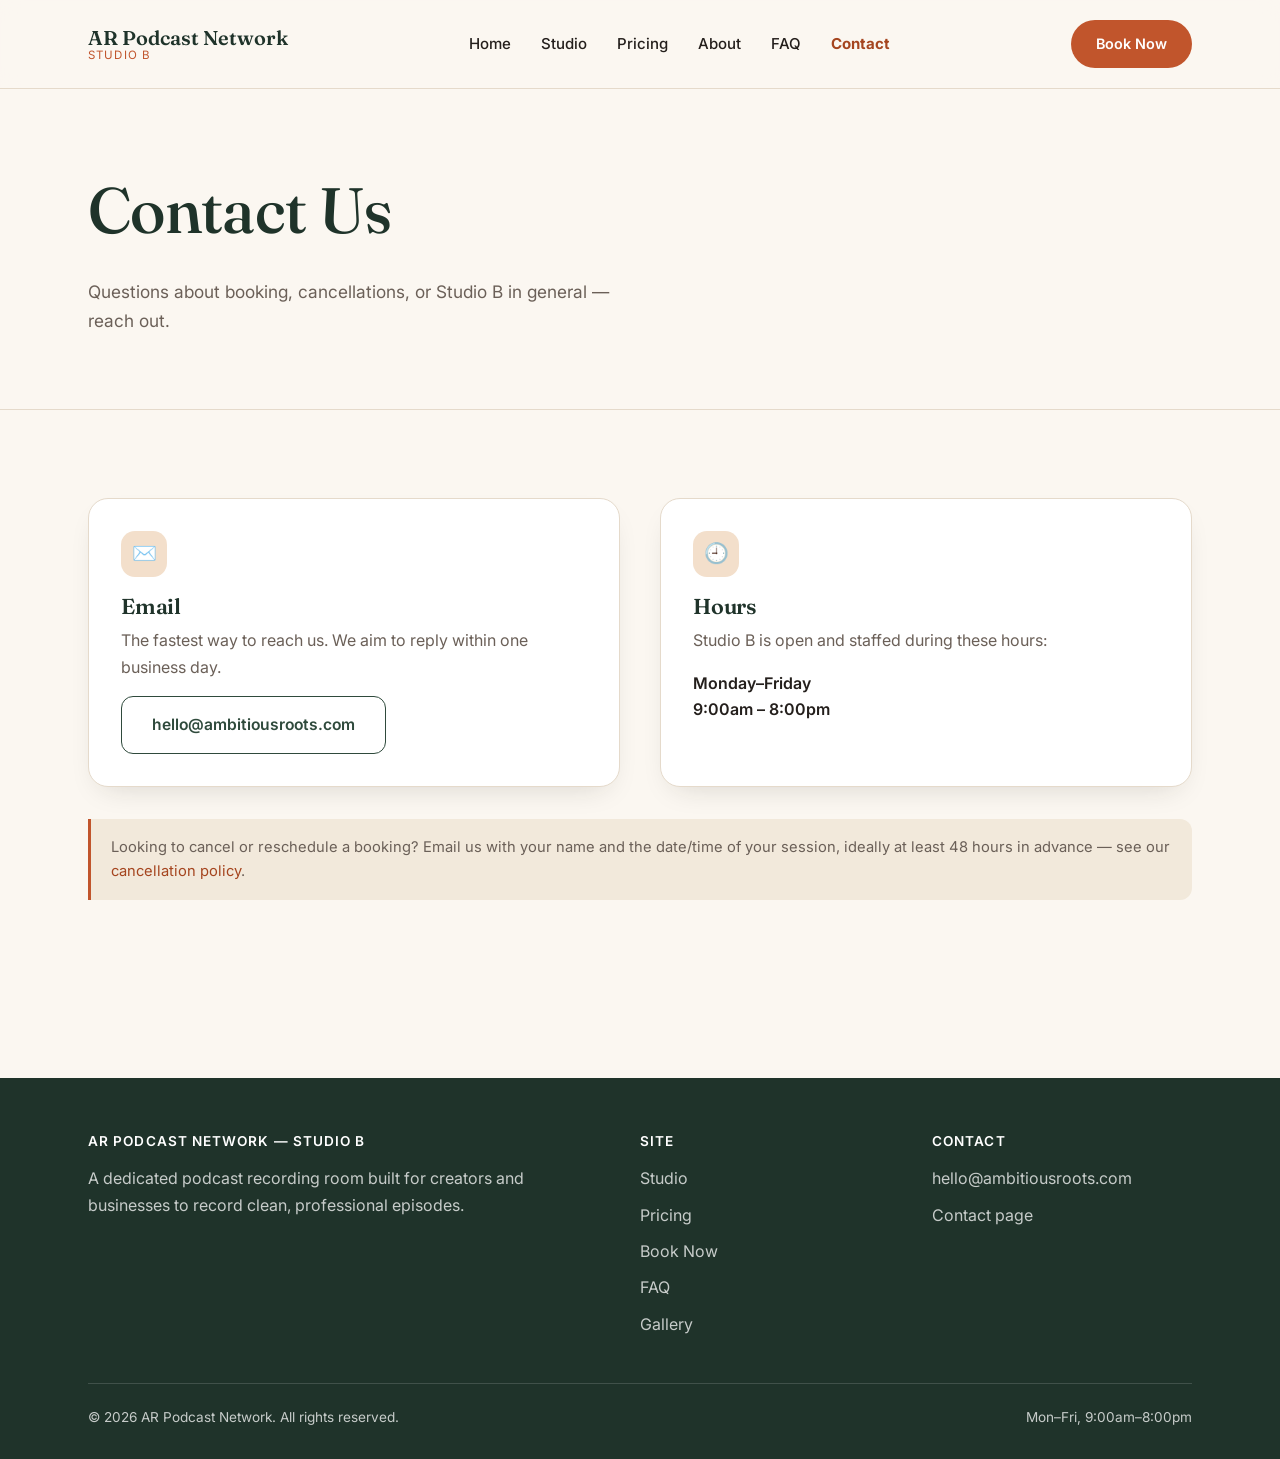
<file: contact.html>
<!DOCTYPE html>
<html lang="en">
<head>
  <meta charset="UTF-8">
  <meta name="viewport" content="width=device-width, initial-scale=1.0">
  <title>Contact Us — Studio B, AR Podcast Network</title>
  <meta name="description" content="Questions about booking Studio B or AR Podcast Network? Reach out by email — we're glad to help before you book.">
  <link rel="canonical" href="https://ambitiousroots.com/contact.html">
  <meta property="og:type" content="website">
  <meta property="og:title" content="Contact Us — Studio B, AR Podcast Network">
  <meta property="og:description" content="Questions about booking Studio B or AR Podcast Network? Reach out by email — we're glad to help before you book.">
  <meta property="og:url" content="https://ambitiousroots.com/contact.html">
  <meta property="og:site_name" content="AR Podcast Network">
  <!-- TODO: add og:image once real Studio B photography exists -->
  <meta name="twitter:card" content="summary">
  <meta name="twitter:title" content="Contact Us — Studio B, AR Podcast Network">
  <meta name="twitter:description" content="Questions about booking Studio B or AR Podcast Network? Reach out by email — we're glad to help before you book.">
  <link rel="icon" href="data:image/svg+xml,%3Csvg xmlns='http://www.w3.org/2000/svg' viewBox='0 0 100 100'%3E%3Ctext y='.9em' font-size='90'%3E%F0%9F%8E%99%EF%B8%8F%3C/text%3E%3C/svg%3E">
  <link rel="preconnect" href="https://fonts.googleapis.com">
  <link rel="preconnect" href="https://fonts.gstatic.com" crossorigin>
  <link href="https://fonts.googleapis.com/css2?family=Fraunces:ital,wght@0,500;0,600;0,700;1,400;1,500&family=Inter:wght@400;500;600;700&display=swap" rel="stylesheet">
  <link rel="stylesheet" href="css/styles.css">
</head>
<body data-page="contact">

  <a class="skip-link" href="#main-content">Skip to main content</a>

  <header class="site-header">
    <nav class="nav">
      <a href="index.html" class="brand">
        <span class="brand-name">AR Podcast Network</span>
        <span class="brand-room">Studio B</span>
      </a>
      <button class="nav-toggle" aria-label="Toggle navigation" aria-expanded="false" aria-controls="primary-nav">
        <span></span><span></span><span></span>
      </button>
      <ul class="nav-links" id="primary-nav">
        <li><a href="index.html" data-page="home">Home</a></li>
        <li><a href="studio.html" data-page="studio">Studio</a></li>
        <li><a href="pricing.html" data-page="pricing">Pricing</a></li>
        <li><a href="about.html" data-page="about">About</a></li>
        <li><a href="faq.html" data-page="faq">FAQ</a></li>
        <li><a href="contact.html" data-page="contact">Contact</a></li>
        <li class="mobile-cta-item"><a href="book.html" class="btn btn-primary btn-pill btn-block">Book Studio B</a></li>
      </ul>
      <a href="book.html" class="btn btn-primary btn-pill nav-cta">Book Now</a>
    </nav>
  </header>

  <main id="main-content">

  <section class="page-hero">
    <div class="container">
      <h1>Contact Us</h1>
      <p>Questions about booking, cancellations, or Studio B in general — reach out.</p>
    </div>
  </section>

  <section class="section">
    <div class="container">
      <div class="contact-grid reveal">
        <div class="card">
          <div class="icon-badge">✉️</div>
          <h3>Email</h3>
          <p class="text-muted">The fastest way to reach us. We aim to reply within one business day.</p>
          <a href="mailto:hello@ambitiousroots.com" class="btn btn-outline">hello@ambitiousroots.com</a>
        </div>
        <div class="card">
          <div class="icon-badge">🕘</div>
          <h3>Hours</h3>
          <p class="text-muted">Studio B is open and staffed during these hours:</p>
          <p style="font-weight:600;margin:0;">Monday–Friday<br>9:00am – 8:00pm</p>
        </div>
      </div>

      <div class="hint-box" style="margin-top:32px;">
        Looking to cancel or reschedule a booking? Email us with your name and the date/time of your session, ideally at least 48 hours in advance — see our <a href="pricing.html">cancellation policy</a>.
      </div>
    </div>
  </section>

  </main>

  <footer class="site-footer">
    <div class="container">
      <div class="footer-grid">
        <div>
          <h4>AR Podcast Network — Studio B</h4>
          <p style="color: rgba(255,255,255,0.75);">A dedicated podcast recording room built for creators and businesses to record clean, professional episodes.</p>
        </div>
        <div>
          <h4>Site</h4>
          <ul>
            <li><a href="studio.html">Studio</a></li>
            <li><a href="pricing.html">Pricing</a></li>
            <li><a href="book.html">Book Now</a></li>
            <li><a href="faq.html">FAQ</a></li>
            <li><a href="gallery.html">Gallery</a></li>
          </ul>
        </div>
        <div>
          <h4>Contact</h4>
          <ul>
            <li><a href="mailto:hello@ambitiousroots.com">hello@ambitiousroots.com</a></li>
            <li><a href="contact.html">Contact page</a></li>
          </ul>
        </div>
      </div>
      <div class="footer-bottom">
        <span>&copy; <span id="year"></span> AR Podcast Network. All rights reserved.</span>
        <span>Mon–Fri, 9:00am–8:00pm</span>
      </div>
    </div>
  </footer>

  <script src="js/config.js"></script>
  <script src="js/main.js"></script>
</body>
</html>
</file>
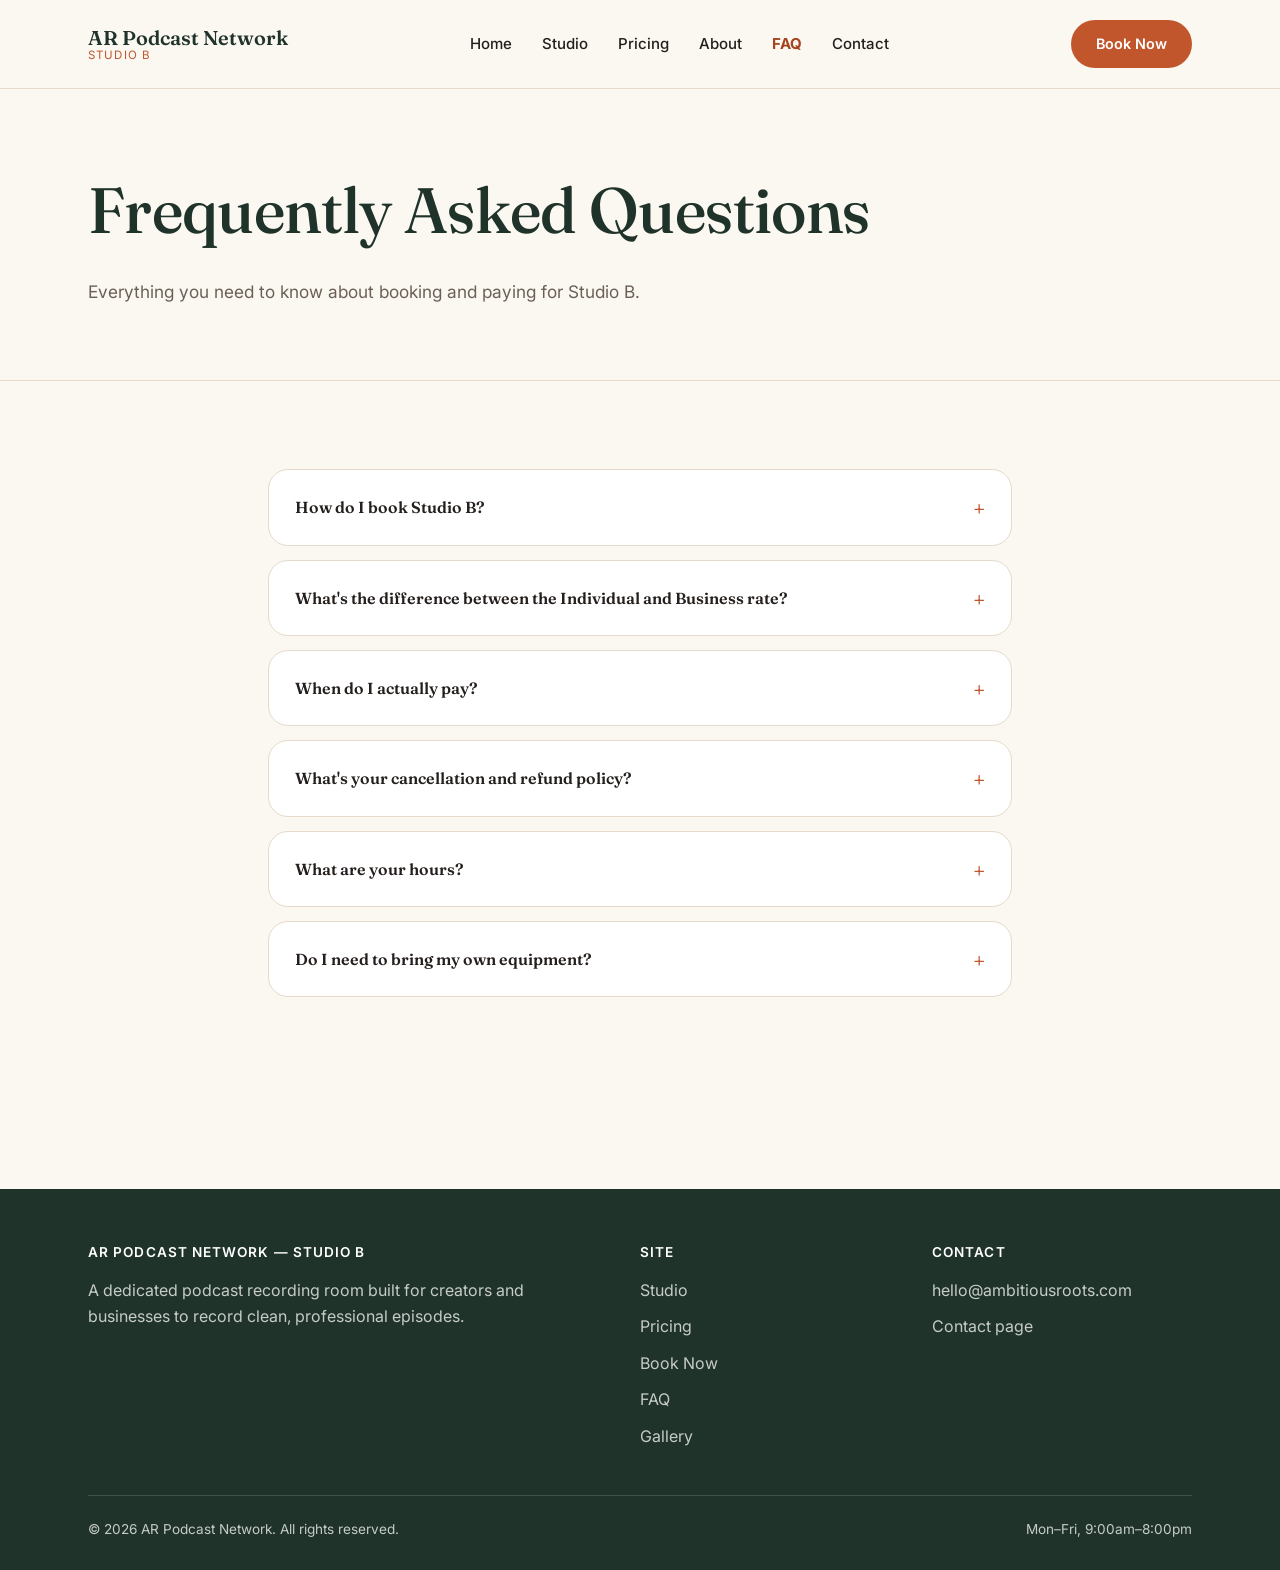
<file: faq.html>
<!DOCTYPE html>
<html lang="en">
<head>
  <meta charset="UTF-8">
  <meta name="viewport" content="width=device-width, initial-scale=1.0">
  <title>Frequently Asked Questions — Studio B</title>
  <meta name="description" content="Answers to common questions about booking, paying for, and using Studio B, AR Podcast Network's podcast recording room.">
  <link rel="canonical" href="https://ambitiousroots.com/faq.html">
  <meta property="og:type" content="website">
  <meta property="og:title" content="Frequently Asked Questions — Studio B">
  <meta property="og:description" content="Answers to common questions about booking, paying for, and using Studio B, AR Podcast Network's podcast recording room.">
  <meta property="og:url" content="https://ambitiousroots.com/faq.html">
  <meta property="og:site_name" content="AR Podcast Network">
  <!-- TODO: add og:image once real Studio B photography exists -->
  <meta name="twitter:card" content="summary">
  <meta name="twitter:title" content="Frequently Asked Questions — Studio B">
  <meta name="twitter:description" content="Answers to common questions about booking, paying for, and using Studio B, AR Podcast Network's podcast recording room.">
  <link rel="icon" href="data:image/svg+xml,%3Csvg xmlns='http://www.w3.org/2000/svg' viewBox='0 0 100 100'%3E%3Ctext y='.9em' font-size='90'%3E%F0%9F%8E%99%EF%B8%8F%3C/text%3E%3C/svg%3E">
  <link rel="preconnect" href="https://fonts.googleapis.com">
  <link rel="preconnect" href="https://fonts.gstatic.com" crossorigin>
  <link href="https://fonts.googleapis.com/css2?family=Fraunces:ital,wght@0,500;0,600;0,700;1,400;1,500&family=Inter:wght@400;500;600;700&display=swap" rel="stylesheet">
  <link rel="stylesheet" href="css/styles.css">
  <!-- FAQPage schema — text below is kept word-for-word in sync with the
       visible questions/answers further down this page. If you edit the
       FAQ content, update this block to match. -->
  <script type="application/ld+json">
  {
    "@context": "https://schema.org",
    "@type": "FAQPage",
    "mainEntity": [
      {
        "@type": "Question",
        "name": "How do I book Studio B?",
        "acceptedAnswer": {
          "@type": "Answer",
          "text": "Go to the Book Now page, select whether you're booking as an individual/creator or a business, pick an open time on the calendar, then pay using the button that matches your rate. Your session is confirmed once payment is received."
        }
      },
      {
        "@type": "Question",
        "name": "What's the difference between the Individual and Business rate?",
        "acceptedAnswer": {
          "@type": "Answer",
          "text": "Individual/Creator ($100/hr) is for independent podcasters and personal projects. Business ($150/hr) is for company-produced podcasts or sessions billed to a business. You select this honestly when booking — see our pricing page for details."
        }
      },
      {
        "@type": "Question",
        "name": "When do I actually pay?",
        "acceptedAnswer": {
          "@type": "Answer",
          "text": "After picking a time slot on the calendar, you'll be sent to a secure payment page. Your time slot is held for 24 hours — if payment isn't completed within that window, the slot is released back for others to book."
        }
      },
      {
        "@type": "Question",
        "name": "What's your cancellation and refund policy?",
        "acceptedAnswer": {
          "@type": "Answer",
          "text": "Full refund if you cancel at least 48 hours before your session. No refund for cancellations inside 48 hours. To cancel, reach out through our Contact page as early as possible."
        }
      },
      {
        "@type": "Question",
        "name": "What are your hours?",
        "acceptedAnswer": {
          "@type": "Answer",
          "text": "Studio B is available Monday through Friday, 9:00am to 8:00pm."
        }
      },
      {
        "@type": "Question",
        "name": "Do I need to bring my own equipment?",
        "acceptedAnswer": {
          "@type": "Answer",
          "text": "No — Studio B comes equipped with professional microphones and treated acoustics. If you have specific gear needs, reach out beforehand via our Contact page."
        }
      }
    ]
  }
  </script>
</head>
<body data-page="faq">

  <a class="skip-link" href="#main-content">Skip to main content</a>

  <header class="site-header">
    <nav class="nav">
      <a href="index.html" class="brand">
        <span class="brand-name">AR Podcast Network</span>
        <span class="brand-room">Studio B</span>
      </a>
      <button class="nav-toggle" aria-label="Toggle navigation" aria-expanded="false" aria-controls="primary-nav">
        <span></span><span></span><span></span>
      </button>
      <ul class="nav-links" id="primary-nav">
        <li><a href="index.html" data-page="home">Home</a></li>
        <li><a href="studio.html" data-page="studio">Studio</a></li>
        <li><a href="pricing.html" data-page="pricing">Pricing</a></li>
        <li><a href="about.html" data-page="about">About</a></li>
        <li><a href="faq.html" data-page="faq">FAQ</a></li>
        <li><a href="contact.html" data-page="contact">Contact</a></li>
        <li class="mobile-cta-item"><a href="book.html" class="btn btn-primary btn-pill btn-block">Book Studio B</a></li>
      </ul>
      <a href="book.html" class="btn btn-primary btn-pill nav-cta">Book Now</a>
    </nav>
  </header>

  <main id="main-content">

  <section class="page-hero">
    <div class="container">
      <h1>Frequently Asked Questions</h1>
      <p>Everything you need to know about booking and paying for Studio B.</p>
    </div>
  </section>

  <section class="section">
    <div class="container reveal" style="max-width:800px;">

      <details class="faq-item">
        <summary>How do I book Studio B?</summary>
        <p>Go to the <a href="book.html">Book Now</a> page, select whether you're booking as an individual/creator or a business, pick an open time on the calendar, then pay using the button that matches your rate. Your session is confirmed once payment is received.</p>
      </details>

      <details class="faq-item">
        <summary>What's the difference between the Individual and Business rate?</summary>
        <p>Individual/Creator ($100/hr) is for independent podcasters and personal projects. Business ($150/hr) is for company-produced podcasts or sessions billed to a business. You select this honestly when booking — see our <a href="pricing.html">pricing page</a> for details.</p>
      </details>

      <details class="faq-item">
        <summary>When do I actually pay?</summary>
        <p>After picking a time slot on the calendar, you'll be sent to a secure payment page. Your time slot is held for 24 hours — if payment isn't completed within that window, the slot is released back for others to book.</p>
      </details>

      <details class="faq-item">
        <summary>What's your cancellation and refund policy?</summary>
        <p>Full refund if you cancel at least 48 hours before your session. No refund for cancellations inside 48 hours. To cancel, reach out through our <a href="contact.html">Contact page</a> as early as possible.</p>
      </details>

      <details class="faq-item">
        <summary>What are your hours?</summary>
        <p>Studio B is available Monday through Friday, 9:00am to 8:00pm.</p>
      </details>

      <details class="faq-item">
        <summary>Do I need to bring my own equipment?</summary>
        <p>No — Studio B comes equipped with professional microphones and treated acoustics. If you have specific gear needs, reach out beforehand via our <a href="contact.html">Contact page</a>.</p>
      </details>

    </div>
  </section>

  </main>

  <footer class="site-footer">
    <div class="container">
      <div class="footer-grid">
        <div>
          <h4>AR Podcast Network — Studio B</h4>
          <p style="color: rgba(255,255,255,0.75);">A dedicated podcast recording room built for creators and businesses to record clean, professional episodes.</p>
        </div>
        <div>
          <h4>Site</h4>
          <ul>
            <li><a href="studio.html">Studio</a></li>
            <li><a href="pricing.html">Pricing</a></li>
            <li><a href="book.html">Book Now</a></li>
            <li><a href="faq.html">FAQ</a></li>
            <li><a href="gallery.html">Gallery</a></li>
          </ul>
        </div>
        <div>
          <h4>Contact</h4>
          <ul>
            <li><a href="mailto:hello@ambitiousroots.com">hello@ambitiousroots.com</a></li>
            <li><a href="contact.html">Contact page</a></li>
          </ul>
        </div>
      </div>
      <div class="footer-bottom">
        <span>&copy; <span id="year"></span> AR Podcast Network. All rights reserved.</span>
        <span>Mon–Fri, 9:00am–8:00pm</span>
      </div>
    </div>
  </footer>

  <script src="js/config.js"></script>
  <script src="js/main.js"></script>
</body>
</html>
</file>
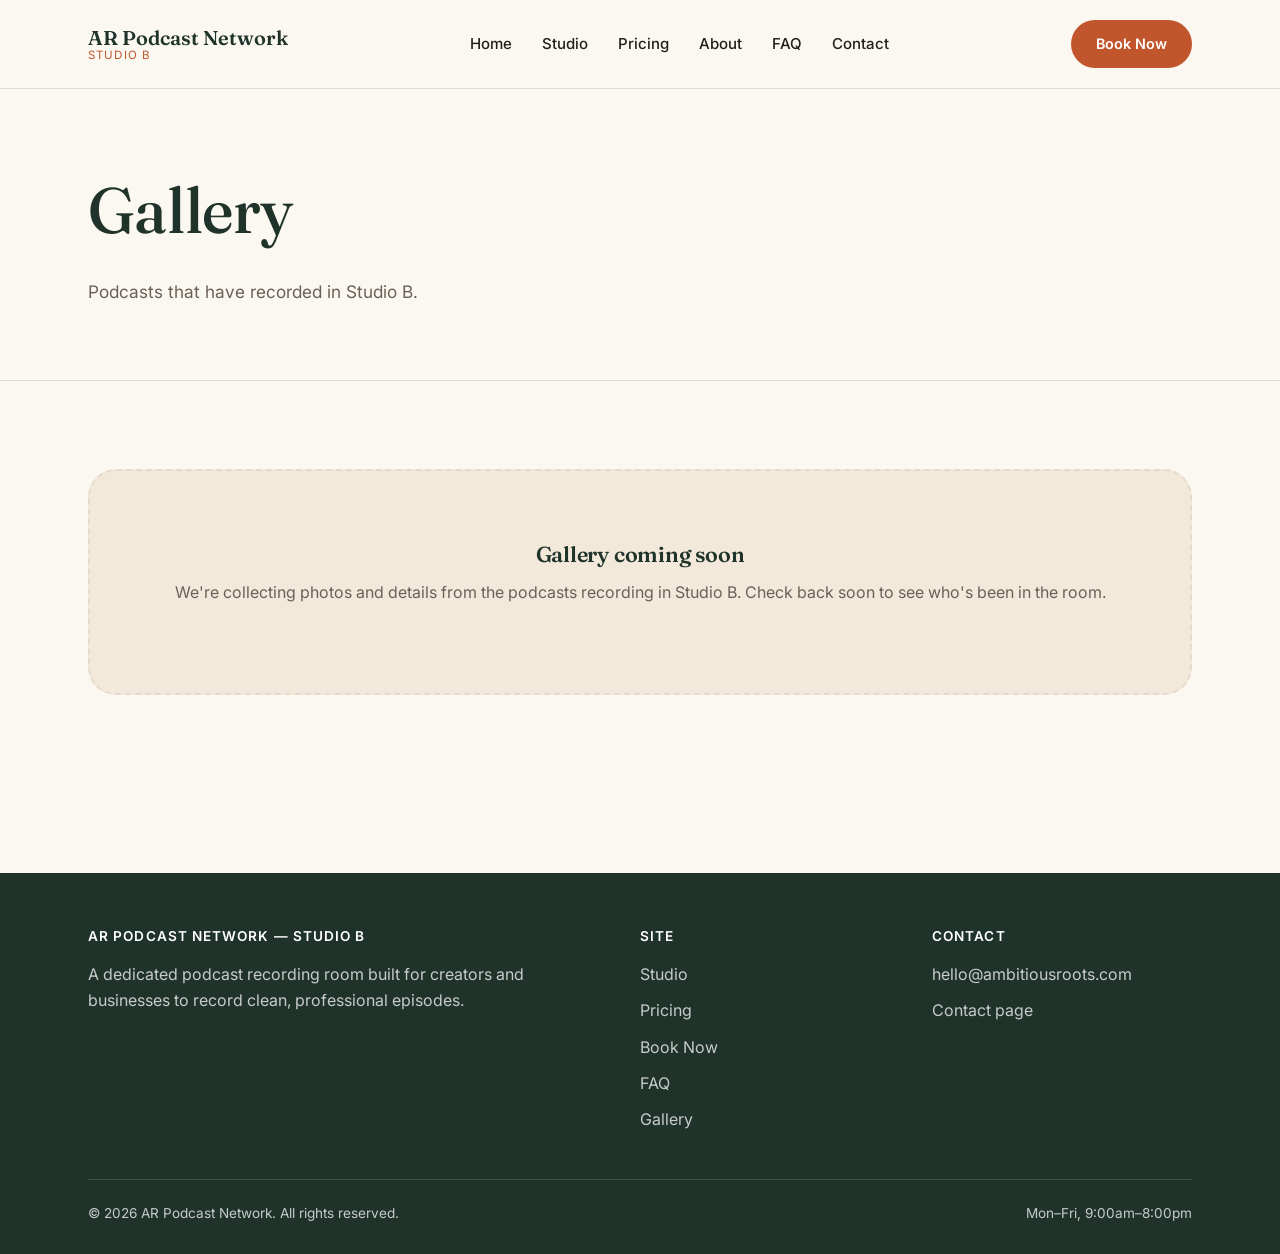
<file: gallery.html>
<!DOCTYPE html>
<html lang="en">
<head>
  <meta charset="UTF-8">
  <meta name="viewport" content="width=device-width, initial-scale=1.0">
  <title>Gallery — Studio B, AR Podcast Network</title>
  <meta name="description" content="A look at podcasts and creators recording in Studio B — real sessions and stories, added as they happen.">
  <link rel="canonical" href="https://ambitiousroots.com/gallery.html">
  <meta property="og:type" content="website">
  <meta property="og:title" content="Gallery — Studio B, AR Podcast Network">
  <meta property="og:description" content="A look at podcasts and creators recording in Studio B — real sessions and stories, added as they happen.">
  <meta property="og:url" content="https://ambitiousroots.com/gallery.html">
  <meta property="og:site_name" content="AR Podcast Network">
  <!-- TODO: add og:image once real Studio B photography exists -->
  <meta name="twitter:card" content="summary">
  <meta name="twitter:title" content="Gallery — Studio B, AR Podcast Network">
  <meta name="twitter:description" content="A look at podcasts and creators recording in Studio B — real sessions and stories, added as they happen.">
  <link rel="icon" href="data:image/svg+xml,%3Csvg xmlns='http://www.w3.org/2000/svg' viewBox='0 0 100 100'%3E%3Ctext y='.9em' font-size='90'%3E%F0%9F%8E%99%EF%B8%8F%3C/text%3E%3C/svg%3E">
  <link rel="preconnect" href="https://fonts.googleapis.com">
  <link rel="preconnect" href="https://fonts.gstatic.com" crossorigin>
  <link href="https://fonts.googleapis.com/css2?family=Fraunces:ital,wght@0,500;0,600;0,700;1,400;1,500&family=Inter:wght@400;500;600;700&display=swap" rel="stylesheet">
  <link rel="stylesheet" href="css/styles.css">
</head>
<body data-page="gallery">

  <a class="skip-link" href="#main-content">Skip to main content</a>

  <header class="site-header">
    <nav class="nav">
      <a href="index.html" class="brand">
        <span class="brand-name">AR Podcast Network</span>
        <span class="brand-room">Studio B</span>
      </a>
      <button class="nav-toggle" aria-label="Toggle navigation" aria-expanded="false" aria-controls="primary-nav">
        <span></span><span></span><span></span>
      </button>
      <ul class="nav-links" id="primary-nav">
        <li><a href="index.html" data-page="home">Home</a></li>
        <li><a href="studio.html" data-page="studio">Studio</a></li>
        <li><a href="pricing.html" data-page="pricing">Pricing</a></li>
        <li><a href="about.html" data-page="about">About</a></li>
        <li><a href="faq.html" data-page="faq">FAQ</a></li>
        <li><a href="contact.html" data-page="contact">Contact</a></li>
        <li class="mobile-cta-item"><a href="book.html" class="btn btn-primary btn-pill btn-block">Book Studio B</a></li>
      </ul>
      <a href="book.html" class="btn btn-primary btn-pill nav-cta">Book Now</a>
    </nav>
  </header>

  <main id="main-content">

  <section class="page-hero">
    <div class="container">
      <h1>Gallery</h1>
      <p>Podcasts that have recorded in Studio B.</p>
    </div>
  </section>

  <section class="section">
    <div class="container">
      <!--
        GALLERY — TODO: replace this placeholder once you have real
        photos/logos of podcasts that have used Studio B. A simple pattern
        to follow per show is:

        <div class="card">
          <img src="assets/gallery/show-name.jpg" alt="Show Name" loading="lazy">
          <h3>Show Name</h3>
          <p class="text-muted">A short line about the show.</p>
        </div>

        Put each show inside a "card-grid" wrapper (see pricing.html or
        index.html for an example of that pattern). This section is below
        the fold, so keep loading="lazy" on each image — it defers loading
        until the visitor scrolls near it, which helps page load speed.
      -->
      <div class="placeholder-box reveal">
        <h3>Gallery coming soon</h3>
        <p>We're collecting photos and details from the podcasts recording in Studio B. Check back soon to see who's been in the room.</p>
      </div>
    </div>
  </section>

  </main>

  <footer class="site-footer">
    <div class="container">
      <div class="footer-grid">
        <div>
          <h4>AR Podcast Network — Studio B</h4>
          <p style="color: rgba(255,255,255,0.75);">A dedicated podcast recording room built for creators and businesses to record clean, professional episodes.</p>
        </div>
        <div>
          <h4>Site</h4>
          <ul>
            <li><a href="studio.html">Studio</a></li>
            <li><a href="pricing.html">Pricing</a></li>
            <li><a href="book.html">Book Now</a></li>
            <li><a href="faq.html">FAQ</a></li>
            <li><a href="gallery.html">Gallery</a></li>
          </ul>
        </div>
        <div>
          <h4>Contact</h4>
          <ul>
            <li><a href="mailto:hello@ambitiousroots.com">hello@ambitiousroots.com</a></li>
            <li><a href="contact.html">Contact page</a></li>
          </ul>
        </div>
      </div>
      <div class="footer-bottom">
        <span>&copy; <span id="year"></span> AR Podcast Network. All rights reserved.</span>
        <span>Mon–Fri, 9:00am–8:00pm</span>
      </div>
    </div>
  </footer>

  <script src="js/config.js"></script>
  <script src="js/main.js"></script>
</body>
</html>
</file>
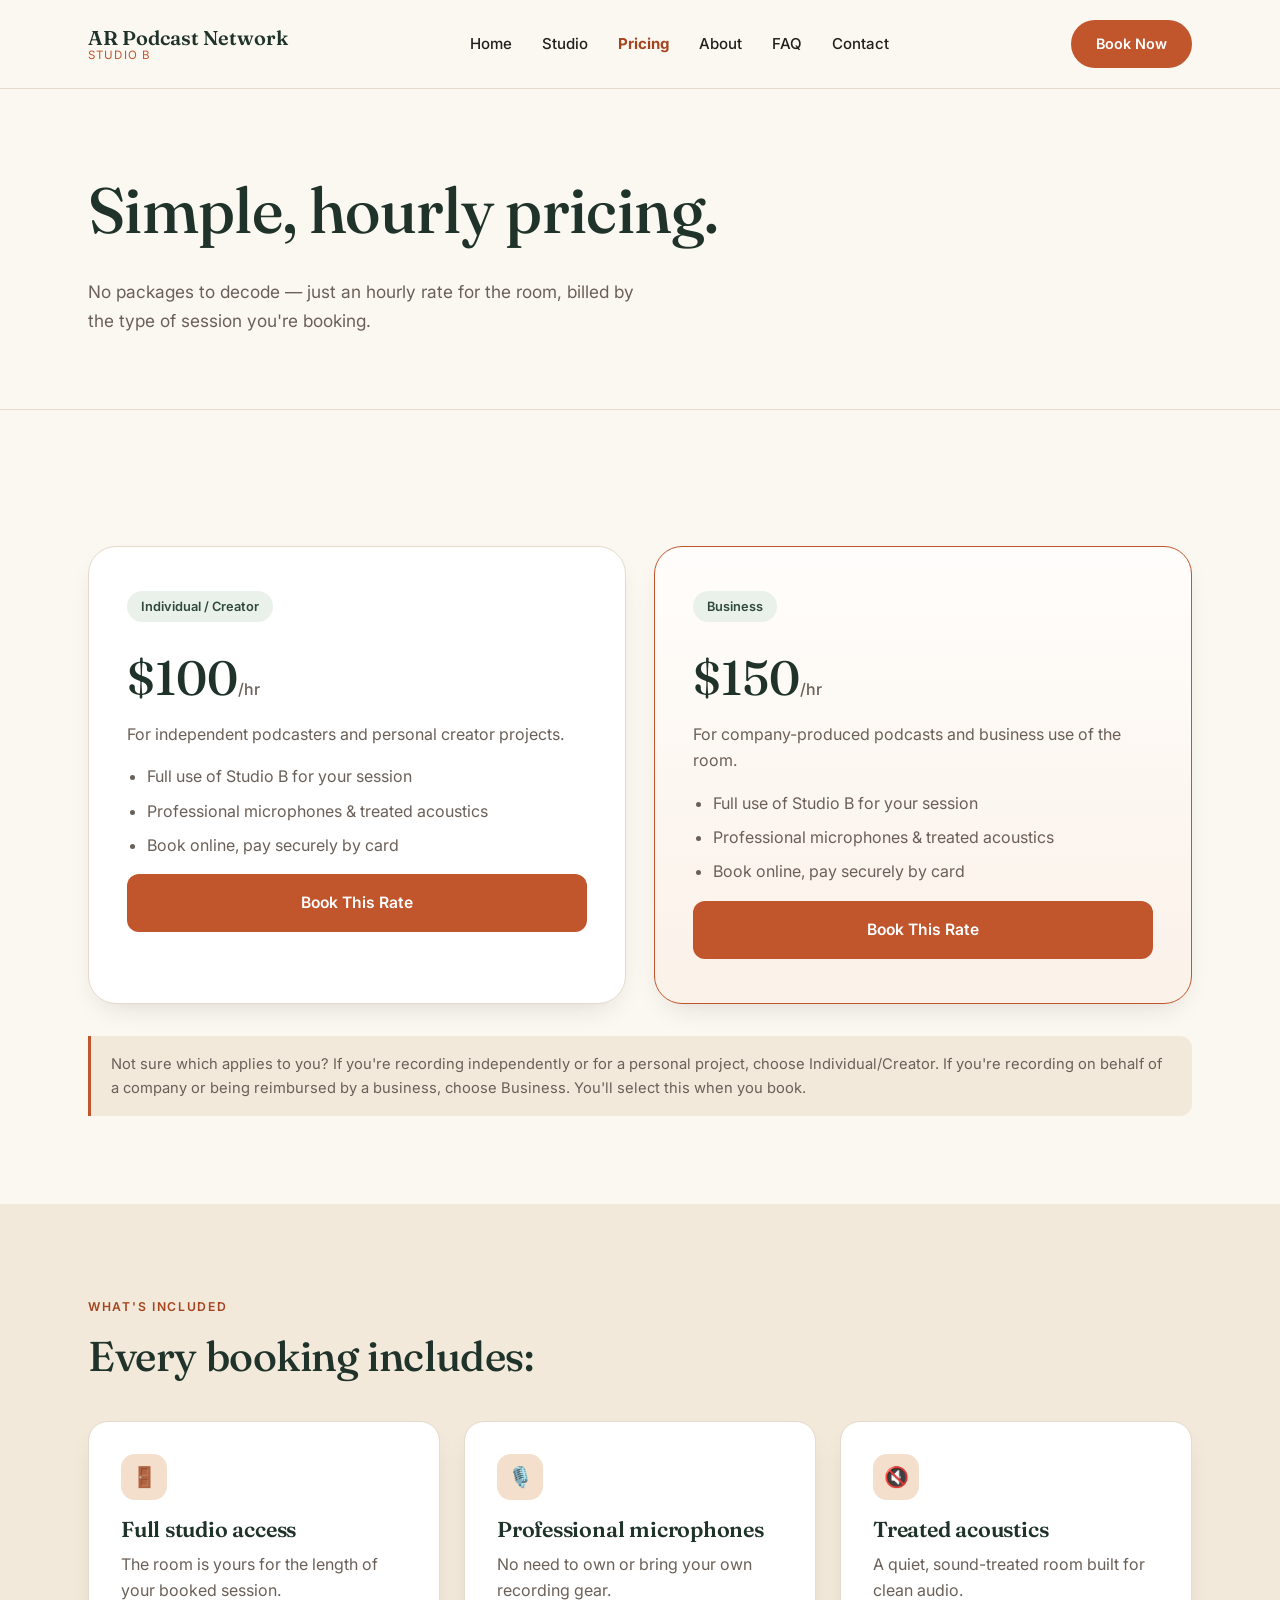
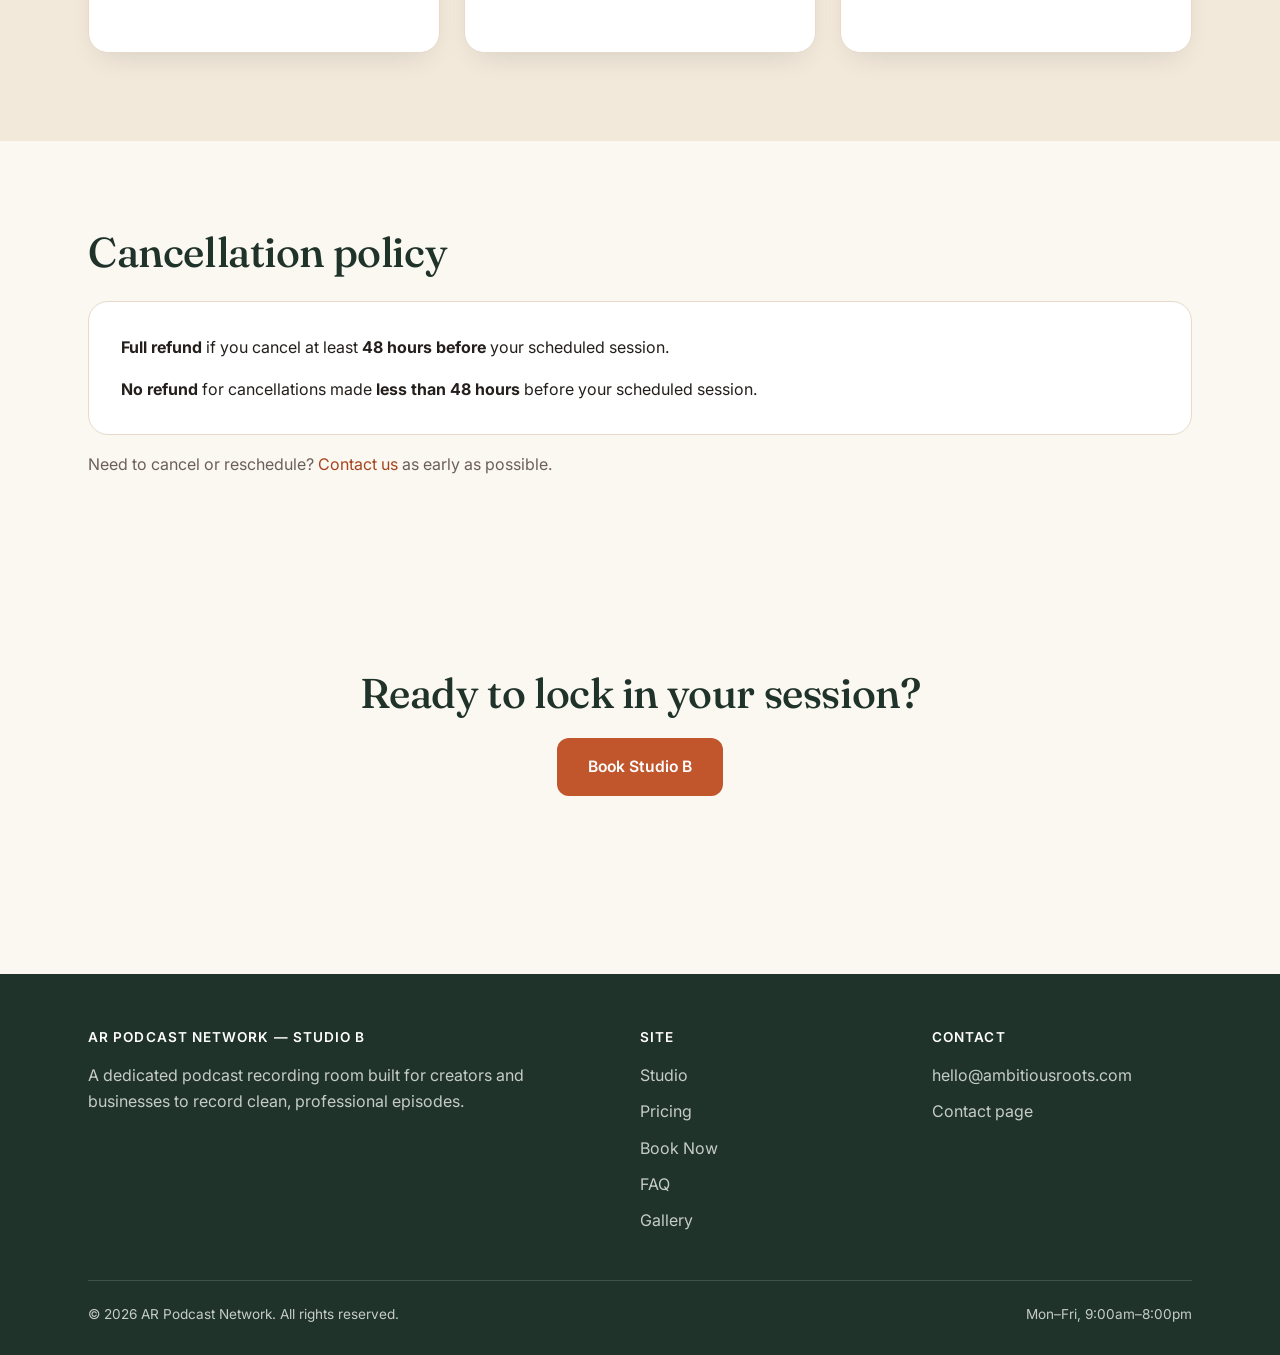
<file: pricing.html>
<!DOCTYPE html>
<html lang="en">
<head>
  <meta charset="UTF-8">
  <meta name="viewport" content="width=device-width, initial-scale=1.0">
  <title>Pricing — Studio B Podcast Recording Room</title>
  <meta name="description" content="Studio B hourly rates for individual creators and businesses, what's included in every booking, and our cancellation policy.">
  <link rel="canonical" href="https://ambitiousroots.com/pricing.html">
  <meta property="og:type" content="website">
  <meta property="og:title" content="Pricing — Studio B Podcast Recording Room">
  <meta property="og:description" content="Studio B hourly rates for individual creators and businesses, what's included in every booking, and our cancellation policy.">
  <meta property="og:url" content="https://ambitiousroots.com/pricing.html">
  <meta property="og:site_name" content="AR Podcast Network">
  <!-- TODO: add og:image once real Studio B photography exists -->
  <meta name="twitter:card" content="summary">
  <meta name="twitter:title" content="Pricing — Studio B Podcast Recording Room">
  <meta name="twitter:description" content="Studio B hourly rates for individual creators and businesses, what's included in every booking, and our cancellation policy.">
  <link rel="icon" href="data:image/svg+xml,%3Csvg xmlns='http://www.w3.org/2000/svg' viewBox='0 0 100 100'%3E%3Ctext y='.9em' font-size='90'%3E%F0%9F%8E%99%EF%B8%8F%3C/text%3E%3C/svg%3E">
  <link rel="preconnect" href="https://fonts.googleapis.com">
  <link rel="preconnect" href="https://fonts.gstatic.com" crossorigin>
  <link href="https://fonts.googleapis.com/css2?family=Fraunces:ital,wght@0,500;0,600;0,700;1,400;1,500&family=Inter:wght@400;500;600;700&display=swap" rel="stylesheet">
  <link rel="stylesheet" href="css/styles.css">
</head>
<body data-page="pricing">

  <a class="skip-link" href="#main-content">Skip to main content</a>

  <header class="site-header">
    <nav class="nav">
      <a href="index.html" class="brand">
        <span class="brand-name">AR Podcast Network</span>
        <span class="brand-room">Studio B</span>
      </a>
      <button class="nav-toggle" aria-label="Toggle navigation" aria-expanded="false" aria-controls="primary-nav">
        <span></span><span></span><span></span>
      </button>
      <ul class="nav-links" id="primary-nav">
        <li><a href="index.html" data-page="home">Home</a></li>
        <li><a href="studio.html" data-page="studio">Studio</a></li>
        <li><a href="pricing.html" data-page="pricing">Pricing</a></li>
        <li><a href="about.html" data-page="about">About</a></li>
        <li><a href="faq.html" data-page="faq">FAQ</a></li>
        <li><a href="contact.html" data-page="contact">Contact</a></li>
        <li class="mobile-cta-item"><a href="book.html" class="btn btn-primary btn-pill btn-block">Book Studio B</a></li>
      </ul>
      <a href="book.html" class="btn btn-primary btn-pill nav-cta">Book Now</a>
    </nav>
  </header>

  <main id="main-content">

  <section class="page-hero">
    <div class="container">
      <h1>Simple, hourly pricing.</h1>
      <p>No packages to decode — just an hourly rate for the room, billed by the type of session you're booking.</p>
    </div>
  </section>

  <section class="section">
    <div class="container">
      <div class="price-grid reveal">
        <div class="price-card">
          <span class="badge">Individual / Creator</span>
          <div class="price-tag">$100<span>/hr</span></div>
          <p class="text-muted">For independent podcasters and personal creator projects.</p>
          <ul>
            <li>Full use of Studio B for your session</li>
            <li>Professional microphones &amp; treated acoustics</li>
            <li>Book online, pay securely by card</li>
          </ul>
          <a href="book.html" class="btn btn-primary btn-block">Book This Rate</a>
        </div>
        <div class="price-card featured">
          <span class="badge">Business</span>
          <div class="price-tag">$150<span>/hr</span></div>
          <p class="text-muted">For company-produced podcasts and business use of the room.</p>
          <ul>
            <li>Full use of Studio B for your session</li>
            <li>Professional microphones &amp; treated acoustics</li>
            <li>Book online, pay securely by card</li>
          </ul>
          <a href="book.html" class="btn btn-primary btn-block">Book This Rate</a>
        </div>
      </div>

      <div class="hint-box" style="margin-top:32px;">
        Not sure which applies to you? If you're recording independently or for a personal project, choose Individual/Creator. If you're recording on behalf of a company or being reimbursed by a business, choose Business. You'll select this when you book.
      </div>
    </div>
  </section>

  <section class="section section-alt">
    <div class="container">
      <span class="eyebrow">What's Included</span>
      <h2 class="reveal">Every booking includes:</h2>
      <div class="card-grid reveal">
        <div class="card">
          <div class="icon-badge">🚪</div>
          <h3>Full studio access</h3>
          <p class="text-muted">The room is yours for the length of your booked session.</p>
        </div>
        <div class="card">
          <div class="icon-badge">🎙️</div>
          <h3>Professional microphones</h3>
          <p class="text-muted">No need to own or bring your own recording gear.</p>
        </div>
        <div class="card">
          <div class="icon-badge">🔇</div>
          <h3>Treated acoustics</h3>
          <p class="text-muted">A quiet, sound-treated room built for clean audio.</p>
        </div>
      </div>
    </div>
  </section>

  <section class="section">
    <div class="container">
      <h2>Cancellation policy</h2>
      <div class="policy-box">
        <p><strong>Full refund</strong> if you cancel at least <strong>48 hours before</strong> your scheduled session.</p>
        <p style="margin-bottom:0;"><strong>No refund</strong> for cancellations made <strong>less than 48 hours</strong> before your scheduled session.</p>
      </div>
      <p class="text-muted" style="margin-top:16px;">Need to cancel or reschedule? <a href="contact.html">Contact us</a> as early as possible.</p>
    </div>
  </section>

  <section class="section">
    <div class="container text-center">
      <h2>Ready to lock in your session?</h2>
      <a href="book.html" class="btn btn-primary">Book Studio B</a>
    </div>
  </section>

  </main>

  <footer class="site-footer">
    <div class="container">
      <div class="footer-grid">
        <div>
          <h4>AR Podcast Network — Studio B</h4>
          <p style="color: rgba(255,255,255,0.75);">A dedicated podcast recording room built for creators and businesses to record clean, professional episodes.</p>
        </div>
        <div>
          <h4>Site</h4>
          <ul>
            <li><a href="studio.html">Studio</a></li>
            <li><a href="pricing.html">Pricing</a></li>
            <li><a href="book.html">Book Now</a></li>
            <li><a href="faq.html">FAQ</a></li>
            <li><a href="gallery.html">Gallery</a></li>
          </ul>
        </div>
        <div>
          <h4>Contact</h4>
          <ul>
            <li><a href="mailto:hello@ambitiousroots.com">hello@ambitiousroots.com</a></li>
            <li><a href="contact.html">Contact page</a></li>
          </ul>
        </div>
      </div>
      <div class="footer-bottom">
        <span>&copy; <span id="year"></span> AR Podcast Network. All rights reserved.</span>
        <span>Mon–Fri, 9:00am–8:00pm</span>
      </div>
    </div>
  </footer>

  <script src="js/config.js"></script>
  <script src="js/main.js"></script>
</body>
</html>
</file>
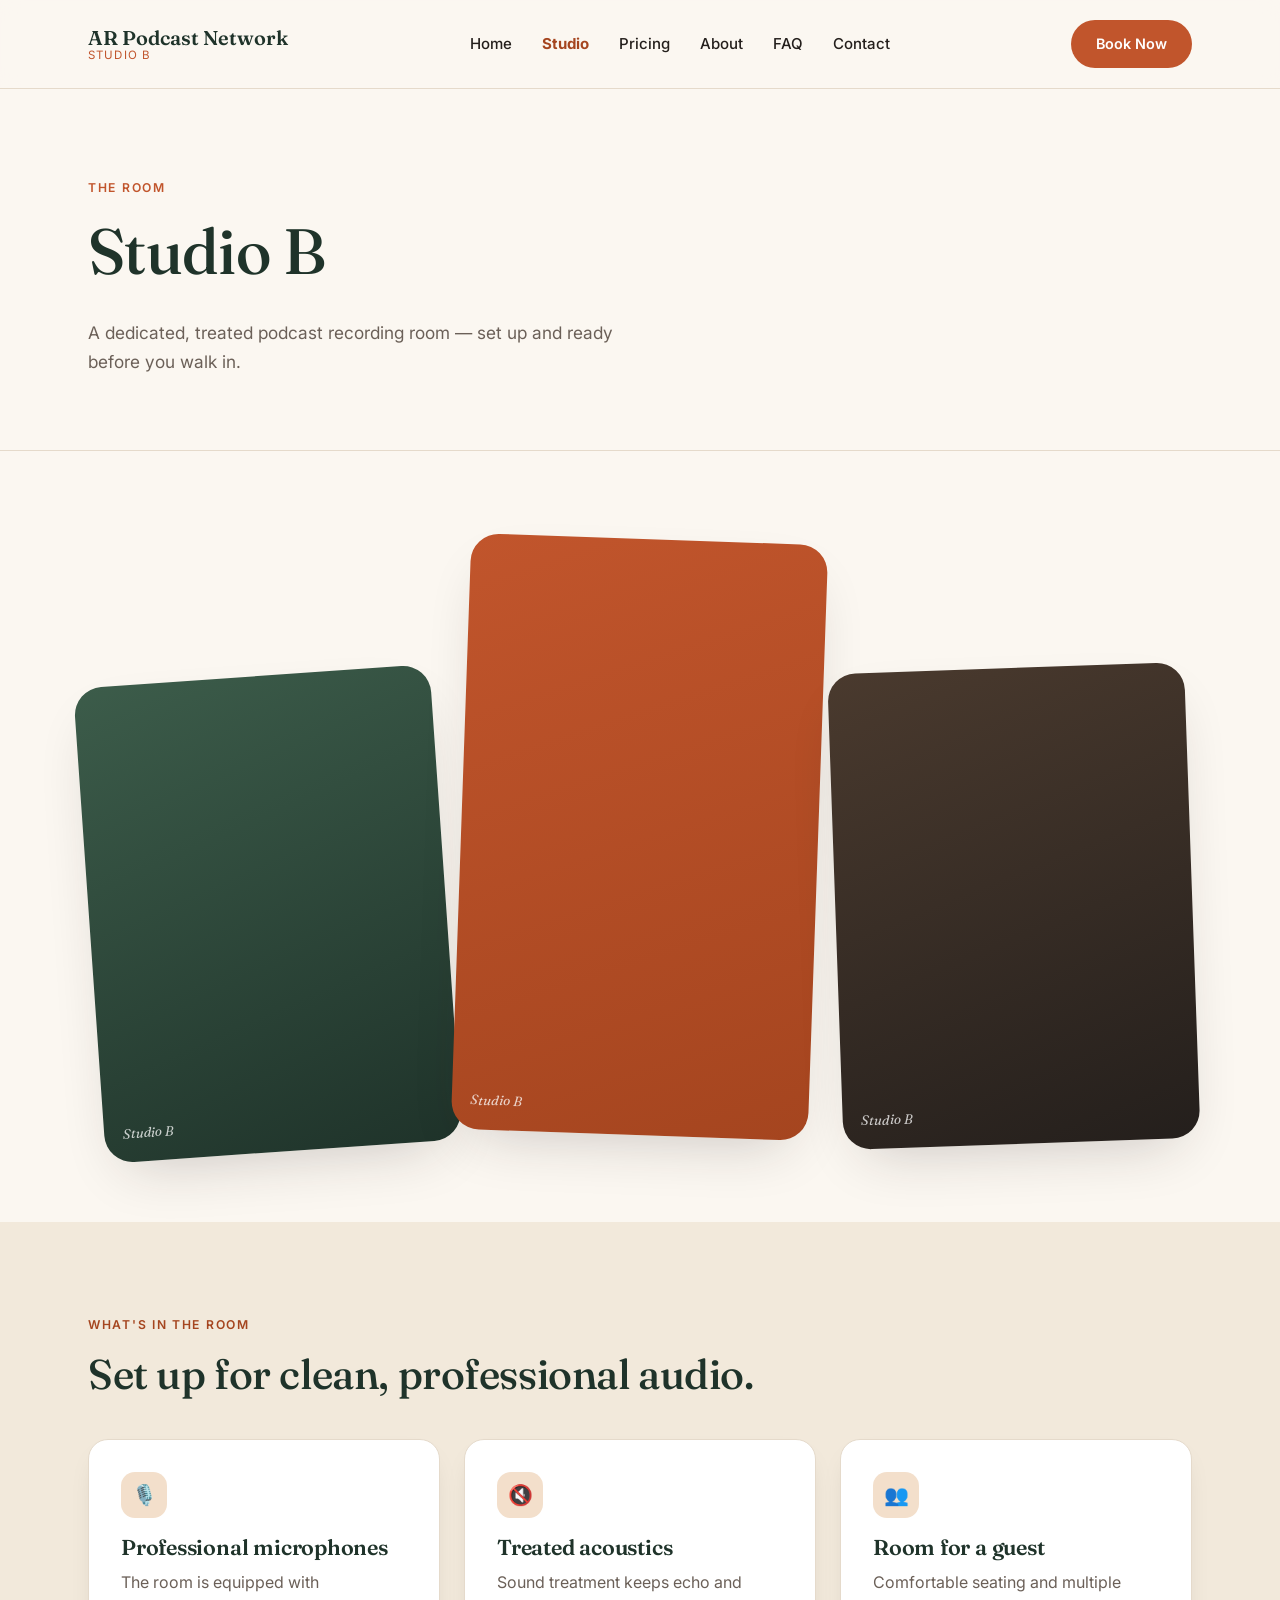
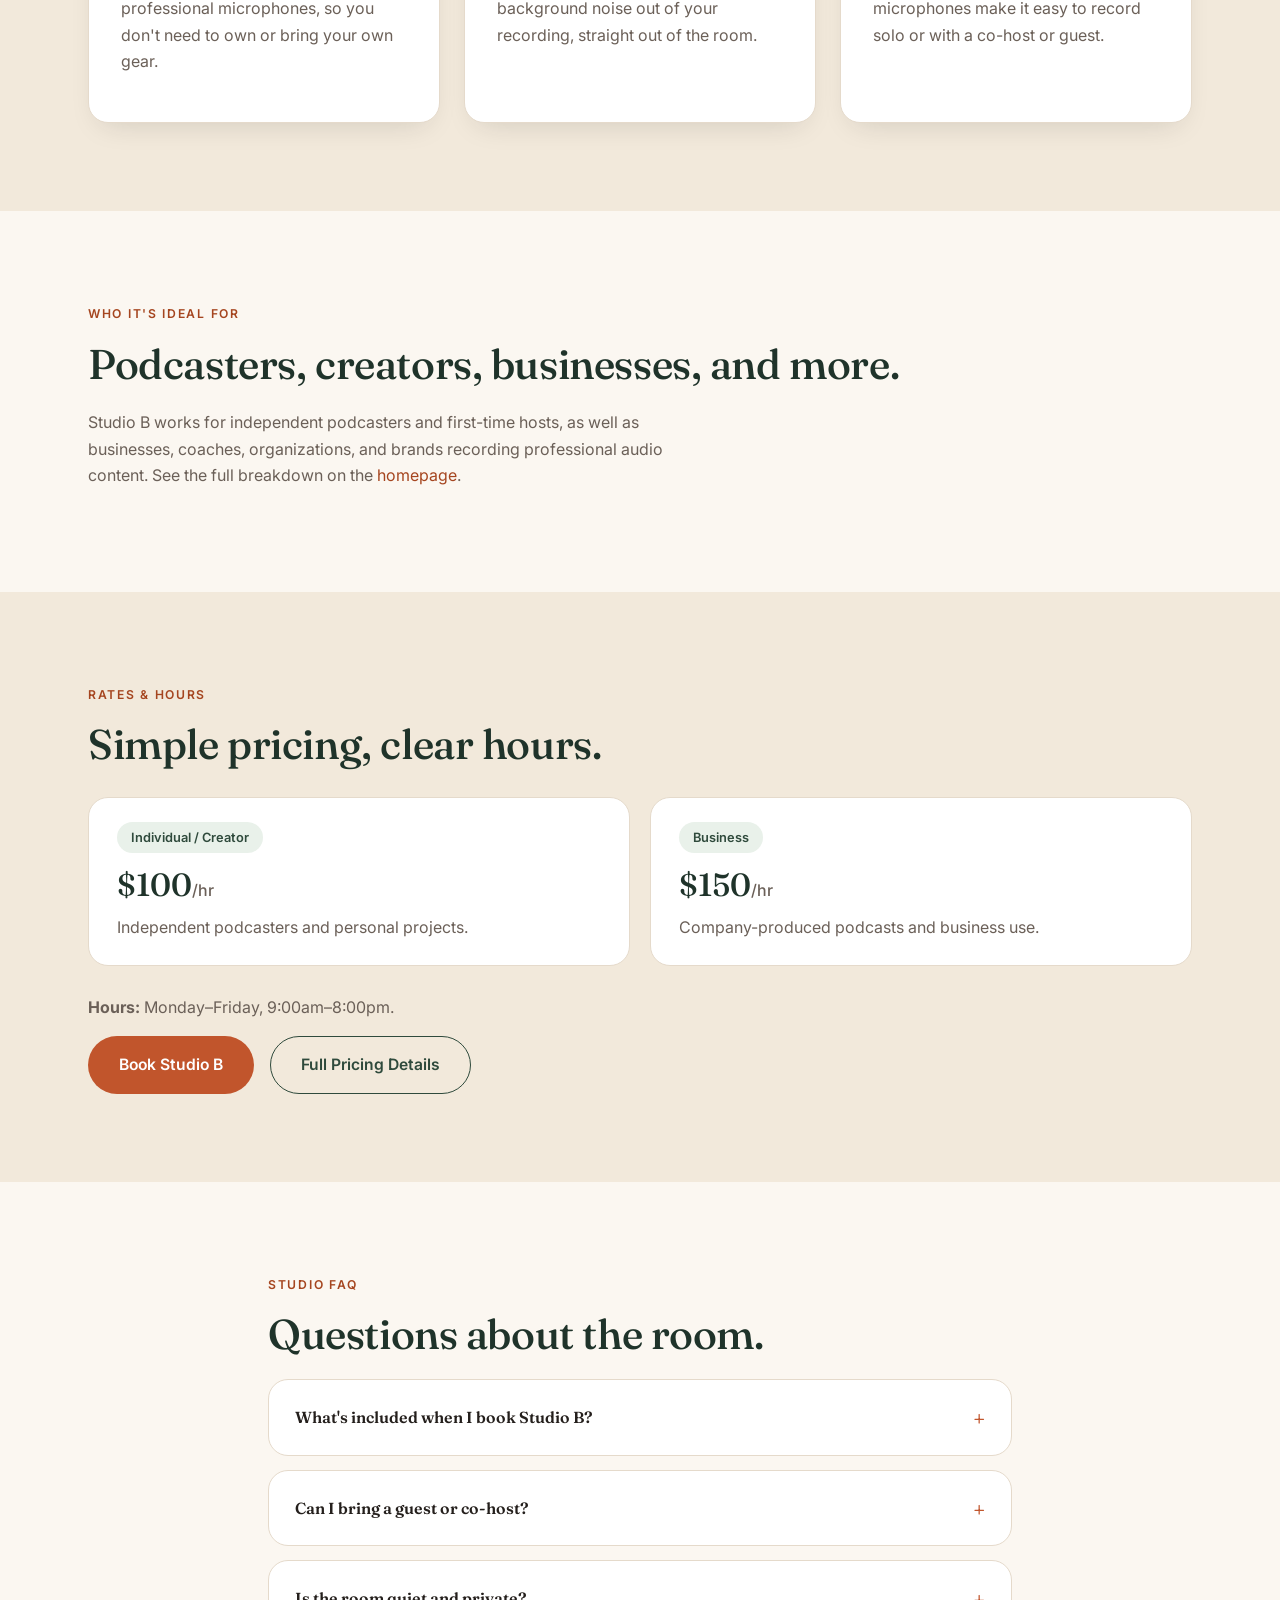
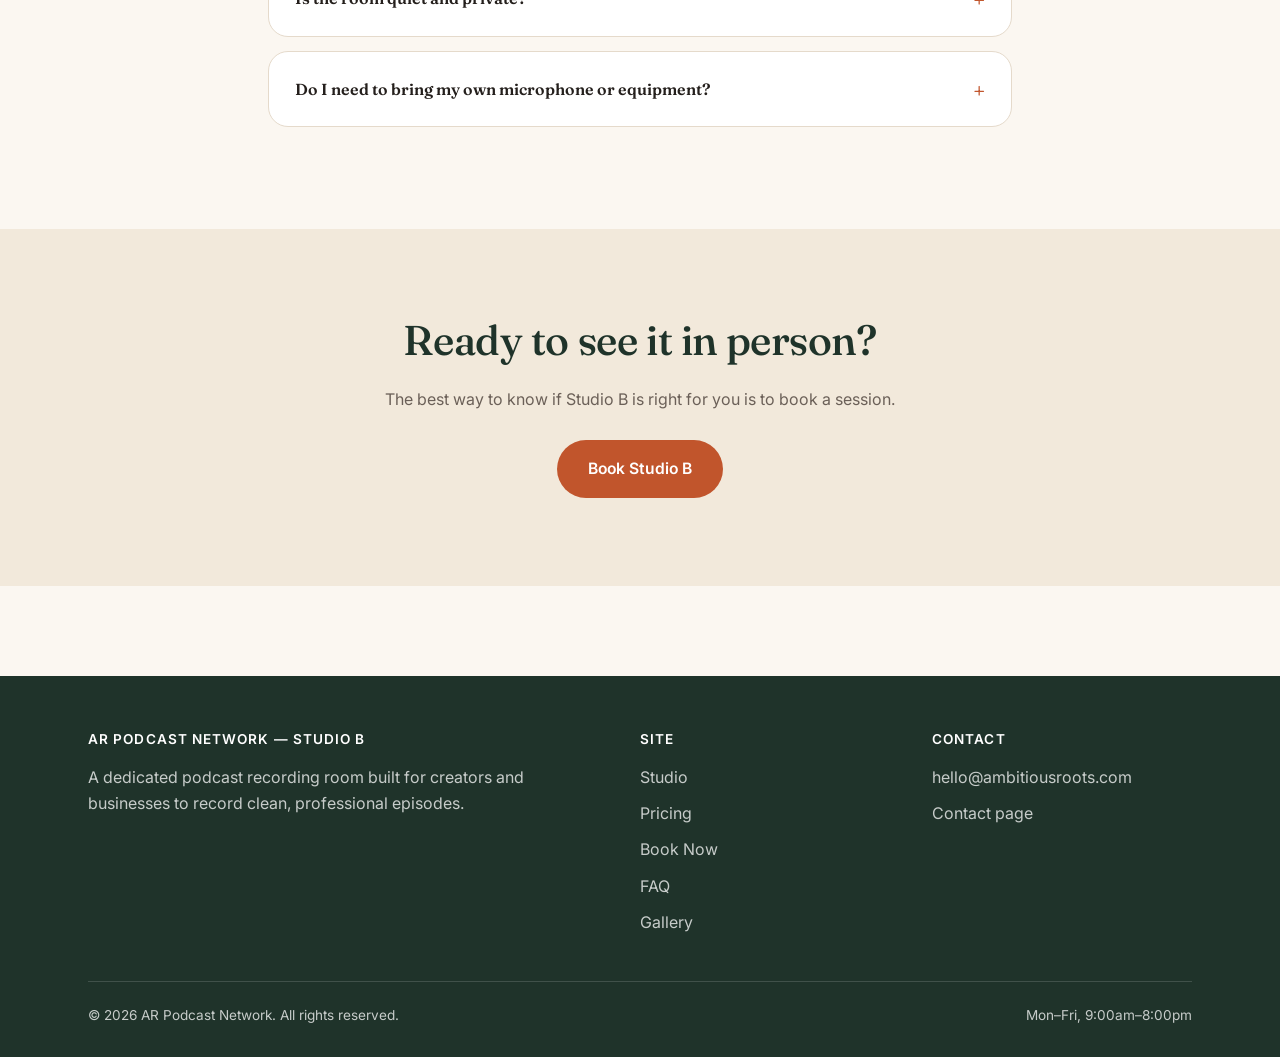
<file: studio.html>
<!DOCTYPE html>
<html lang="en">
<head>
  <meta charset="UTF-8">
  <meta name="viewport" content="width=device-width, initial-scale=1.0">
  <title>Inside Studio B — AR Podcast Network</title>
  <meta name="description" content="A closer look at Studio B: equipment, setup, rates, and hours — before you book.">
  <link rel="canonical" href="https://ambitiousroots.com/studio.html">
  <meta property="og:type" content="website">
  <meta property="og:title" content="Inside Studio B — AR Podcast Network">
  <meta property="og:description" content="A closer look at Studio B: equipment, setup, rates, and hours — before you book.">
  <meta property="og:url" content="https://ambitiousroots.com/studio.html">
  <meta property="og:site_name" content="AR Podcast Network">
  <!-- TODO: add og:image once real Studio B photography exists -->
  <meta name="twitter:card" content="summary">
  <meta name="twitter:title" content="Inside Studio B — AR Podcast Network">
  <meta name="twitter:description" content="A closer look at Studio B: equipment, setup, rates, and hours — before you book.">
  <link rel="icon" href="data:image/svg+xml,%3Csvg xmlns='http://www.w3.org/2000/svg' viewBox='0 0 100 100'%3E%3Ctext y='.9em' font-size='90'%3E%F0%9F%8E%99%EF%B8%8F%3C/text%3E%3C/svg%3E">
  <link rel="preconnect" href="https://fonts.googleapis.com">
  <link rel="preconnect" href="https://fonts.gstatic.com" crossorigin>
  <link href="https://fonts.googleapis.com/css2?family=Fraunces:ital,wght@0,500;0,600;0,700;1,400;1,500&family=Inter:wght@400;500;600;700&display=swap" rel="stylesheet">
  <link rel="stylesheet" href="css/styles.css">
  <!-- FAQPage schema — text below is kept word-for-word in sync with the
       visible Studio FAQ further down this page. If you edit that
       content, update this block to match. -->
  <script type="application/ld+json">
  {
    "@context": "https://schema.org",
    "@type": "FAQPage",
    "mainEntity": [
      {
        "@type": "Question",
        "name": "What's included when I book Studio B?",
        "acceptedAnswer": {
          "@type": "Answer",
          "text": "Full use of the room for your session, professional microphones, and treated acoustics for clean audio — no need to bring your own recording equipment."
        }
      },
      {
        "@type": "Question",
        "name": "Can I bring a guest or co-host?",
        "acceptedAnswer": {
          "@type": "Answer",
          "text": "Yes — the room is set up with seating and microphones for more than one person."
        }
      },
      {
        "@type": "Question",
        "name": "Is the room quiet and private?",
        "acceptedAnswer": {
          "@type": "Answer",
          "text": "Yes. Studio B is a dedicated, treated recording space designed to minimize outside noise and echo during your session."
        }
      },
      {
        "@type": "Question",
        "name": "Do I need to bring my own microphone or equipment?",
        "acceptedAnswer": {
          "@type": "Answer",
          "text": "No — Studio B comes equipped with professional microphones. If you have specific gear needs, reach out beforehand via our Contact page."
        }
      }
    ]
  }
  </script>
</head>
<body data-page="studio">

  <a class="skip-link" href="#main-content">Skip to main content</a>

  <header class="site-header">
    <nav class="nav">
      <a href="index.html" class="brand">
        <span class="brand-name">AR Podcast Network</span>
        <span class="brand-room">Studio B</span>
      </a>
      <button class="nav-toggle" aria-label="Toggle navigation" aria-expanded="false" aria-controls="primary-nav">
        <span></span><span></span><span></span>
      </button>
      <ul class="nav-links" id="primary-nav">
        <li><a href="index.html" data-page="home">Home</a></li>
        <li><a href="studio.html" data-page="studio">Studio</a></li>
        <li><a href="pricing.html" data-page="pricing">Pricing</a></li>
        <li><a href="about.html" data-page="about">About</a></li>
        <li><a href="faq.html" data-page="faq">FAQ</a></li>
        <li><a href="contact.html" data-page="contact">Contact</a></li>
        <li class="mobile-cta-item"><a href="book.html" class="btn btn-primary btn-pill btn-block">Book Studio B</a></li>
      </ul>
      <a href="book.html" class="btn btn-primary btn-pill nav-cta">Book Now</a>
    </nav>
  </header>

  <main id="main-content">

  <section class="page-hero">
    <div class="container">
      <span class="eyebrow">The Room</span>
      <h1>Studio B</h1>
      <p>A dedicated, treated podcast recording room — set up and ready before you walk in.</p>
    </div>
  </section>

  <!--
    STUDIO PHOTOS — placeholder color blocks, same treatment used
    elsewhere on the site. Replace with real photography (multiple
    angles: full room, mic/seating close-up, entrance) as soon as you
    have it — swap each .collage-item's content for an <img src="assets/..."
    alt="descriptive text"> and delete the .collage-label span.
  -->
  <section class="section">
    <div class="container">
      <div class="hero-collage reveal" style="padding:0;">
        <div class="collage-item"><span class="collage-label">Studio B</span></div>
        <div class="collage-item"><span class="collage-label">Studio B</span></div>
        <div class="collage-item"><span class="collage-label">Studio B</span></div>
      </div>
    </div>
  </section>

  <section class="section section-alt">
    <div class="container">
      <span class="eyebrow">What's in the Room</span>
      <h2 class="reveal">Set up for clean, professional audio.</h2>
      <div class="card-grid reveal">
        <div class="card">
          <div class="icon-badge">🎙️</div>
          <h3>Professional microphones</h3>
          <p class="text-muted">The room is equipped with professional microphones, so you don't need to own or bring your own gear.</p>
        </div>
        <div class="card">
          <div class="icon-badge">🔇</div>
          <h3>Treated acoustics</h3>
          <p class="text-muted">Sound treatment keeps echo and background noise out of your recording, straight out of the room.</p>
        </div>
        <div class="card">
          <div class="icon-badge">👥</div>
          <h3>Room for a guest</h3>
          <p class="text-muted">Comfortable seating and multiple microphones make it easy to record solo or with a co-host or guest.</p>
        </div>
      </div>
    </div>
  </section>

  <section class="section">
    <div class="container">
      <span class="eyebrow">Who It's Ideal For</span>
      <h2 class="reveal">Podcasters, creators, businesses, and more.</h2>
      <p class="text-muted reveal" style="max-width:600px;">Studio B works for independent podcasters and first-time hosts, as well as businesses, coaches, organizations, and brands recording professional audio content. See the full breakdown on the <a href="index.html#who-its-for">homepage</a>.</p>
    </div>
  </section>

  <section class="section section-alt">
    <div class="container">
      <span class="eyebrow">Rates &amp; Hours</span>
      <h2 class="reveal">Simple pricing, clear hours.</h2>
      <div class="mini-pricing-row reveal">
        <div class="mini-pricing-item">
          <span class="badge">Individual / Creator</span>
          <div class="price-tag">$100<span>/hr</span></div>
          <p class="text-muted" style="margin:0;">Independent podcasters and personal projects.</p>
        </div>
        <div class="mini-pricing-item">
          <span class="badge">Business</span>
          <div class="price-tag">$150<span>/hr</span></div>
          <p class="text-muted" style="margin:0;">Company-produced podcasts and business use.</p>
        </div>
      </div>
      <p class="text-muted"><strong>Hours:</strong> Monday–Friday, 9:00am–8:00pm.</p>
      <div class="hero-actions">
        <a href="book.html" class="btn btn-primary btn-pill">Book Studio B</a>
        <a href="pricing.html" class="btn btn-outline btn-pill">Full Pricing Details</a>
      </div>
    </div>
  </section>

  <section class="section">
    <div class="container" style="max-width:800px;">
      <span class="eyebrow">Studio FAQ</span>
      <h2 class="reveal">Questions about the room.</h2>

      <details class="faq-item">
        <summary>What's included when I book Studio B?</summary>
        <p>Full use of the room for your session, professional microphones, and treated acoustics for clean audio — no need to bring your own recording equipment.</p>
      </details>

      <details class="faq-item">
        <summary>Can I bring a guest or co-host?</summary>
        <p>Yes — the room is set up with seating and microphones for more than one person.</p>
      </details>

      <details class="faq-item">
        <summary>Is the room quiet and private?</summary>
        <p>Yes. Studio B is a dedicated, treated recording space designed to minimize outside noise and echo during your session.</p>
      </details>

      <details class="faq-item">
        <summary>Do I need to bring my own microphone or equipment?</summary>
        <p>No — Studio B comes equipped with professional microphones. If you have specific gear needs, reach out beforehand via our <a href="contact.html">Contact page</a>.</p>
      </details>
    </div>
  </section>

  <section class="section section-alt">
    <div class="container text-center reveal">
      <h2>Ready to see it in person?</h2>
      <p class="text-muted" style="max-width:520px;margin:0 auto 28px;">The best way to know if Studio B is right for you is to book a session.</p>
      <a href="book.html" class="btn btn-primary btn-pill">Book Studio B</a>
    </div>
  </section>

  </main>

  <footer class="site-footer">
    <div class="container">
      <div class="footer-grid">
        <div>
          <h4>AR Podcast Network — Studio B</h4>
          <p style="color: rgba(255,255,255,0.75);">A dedicated podcast recording room built for creators and businesses to record clean, professional episodes.</p>
        </div>
        <div>
          <h4>Site</h4>
          <ul>
            <li><a href="studio.html">Studio</a></li>
            <li><a href="pricing.html">Pricing</a></li>
            <li><a href="book.html">Book Now</a></li>
            <li><a href="faq.html">FAQ</a></li>
            <li><a href="gallery.html">Gallery</a></li>
          </ul>
        </div>
        <div>
          <h4>Contact</h4>
          <ul>
            <li><a href="mailto:hello@ambitiousroots.com">hello@ambitiousroots.com</a></li>
            <li><a href="contact.html">Contact page</a></li>
          </ul>
        </div>
      </div>
      <div class="footer-bottom">
        <span>&copy; <span id="year"></span> AR Podcast Network. All rights reserved.</span>
        <span>Mon–Fri, 9:00am–8:00pm</span>
      </div>
    </div>
  </footer>

  <script src="js/config.js"></script>
  <script src="js/main.js"></script>
</body>
</html>
</file>
<file: css/styles.css>
/* ==========================================================================
   AR Podcast Network — shared stylesheet
   Every page on the site links to this one file, so edits here (colors,
   fonts, spacing) update the whole site at once.
   ========================================================================== */

:root {
  /* Brand colors — change these to re-theme the entire site */
  --color-bg: #FBF7F1;
  --color-bg-alt: #F2E9DB;
  --color-surface: #FFFFFF;
  --color-text: #241F1C;
  --color-text-muted: #6B6058;
  --color-primary: #2F4A3C;
  --color-primary-dark: #1F332A;
  --color-accent: #C1552C;
  --color-accent-dark: #A5451F;
  --color-accent-soft: #F3DFCB;
  /* Use for accent-colored TEXT (links, nav, eyebrows): #C1552C measures
     ~4.27:1 on this background, just under WCAG AA's 4.5:1 for normal
     text. This darker value measures ~5.7:1 and passes. Buttons/large
     display text can keep --color-accent. */
  --color-accent-text: #A5451F;
  --color-border: #E5DACB;
  --color-success-bg: #E9F1EA;
  --color-success-text: #2F4A3C;

  --font-heading: 'Fraunces', 'Georgia', serif;
  --font-body: 'Inter', 'Segoe UI', sans-serif;

  --radius-sm: 12px;
  --radius-md: 20px;
  --radius-lg: 28px;
  --radius-xl: 36px;

  --max-width: 1160px;
  --shadow-soft: 0 12px 30px -14px rgba(36, 31, 28, 0.18);
  --shadow-card: 0 24px 60px -24px rgba(36, 31, 28, 0.24);
}

* {
  box-sizing: border-box;
}

/* Visible on keyboard focus only — lets keyboard/screen-reader users jump
   past the repeated header nav straight to page content. */
.skip-link {
  position: absolute;
  top: -100px;
  left: 12px;
  z-index: 100;
  background: var(--color-primary-dark);
  color: #fff;
  padding: 12px 20px;
  border-radius: var(--radius-sm);
  font-weight: 600;
  transition: top 0.15s ease;
}

.skip-link:focus {
  top: 12px;
  text-decoration: none;
}

/* A consistent, visible focus ring for keyboard navigation, without
   adding an outline on mouse/touch clicks (:focus-visible handles that
   distinction natively in modern browsers). */
:focus-visible {
  outline: 3px solid var(--color-accent-text);
  outline-offset: 2px;
}

html {
  scroll-behavior: smooth;
}

@media (prefers-reduced-motion: reduce) {
  html { scroll-behavior: auto; }
}

body {
  margin: 0;
  background: var(--color-bg);
  color: var(--color-text);
  font-family: var(--font-body);
  font-size: 16px;
  line-height: 1.65;
  -webkit-font-smoothing: antialiased;
}

img {
  max-width: 100%;
  display: block;
}

a {
  color: var(--color-accent-text);
  text-decoration: none;
}

a:hover {
  text-decoration: underline;
}

h1, h2, h3, h4 {
  font-family: var(--font-heading);
  font-weight: 600;
  color: var(--color-primary-dark);
  line-height: 1.15;
  letter-spacing: -0.01em;
  margin: 0 0 0.5em;
}

h1 { font-size: clamp(2.4rem, 5vw, 4rem); font-weight: 500; }
h2 { font-size: clamp(1.8rem, 3.4vw, 2.6rem); font-weight: 500; }
h3 { font-size: 1.35rem; font-weight: 600; }

p {
  margin: 0 0 1em;
}

.container {
  max-width: var(--max-width);
  margin: 0 auto;
  padding: 0 28px;
}

.section {
  padding: 88px 0;
}

.section-alt {
  background: var(--color-bg-alt);
}

.section-tight {
  padding: 48px 0;
}

.text-center { text-align: center; }
.text-muted { color: var(--color-text-muted); }

.eyebrow {
  display: inline-block;
  text-transform: uppercase;
  letter-spacing: 0.14em;
  font-size: 0.76rem;
  font-weight: 600;
  color: var(--color-accent-text);
  margin-bottom: 16px;
}

/* Scroll-reveal — elements fade/lift in as they enter the viewport.
   Falls back to fully visible if JS doesn't run or motion is reduced. */
.reveal {
  opacity: 0;
  transform: translateY(18px);
  transition: opacity 0.7s ease, transform 0.7s ease;
}

.reveal.is-visible {
  opacity: 1;
  transform: none;
}

@media (prefers-reduced-motion: reduce) {
  .reveal { opacity: 1; transform: none; transition: none; }
}

/* ---------- Buttons ---------- */

.btn {
  display: inline-block;
  font-family: var(--font-body);
  font-weight: 600;
  font-size: 0.98rem;
  padding: 15px 30px;
  border-radius: var(--radius-sm);
  border: 1.5px solid transparent;
  cursor: pointer;
  transition: transform 0.18s ease, box-shadow 0.18s ease, background 0.18s ease, color 0.18s ease;
  text-decoration: none;
}

.btn:hover {
  text-decoration: none;
  transform: translateY(-2px);
  box-shadow: var(--shadow-soft);
}

.btn-primary {
  background: var(--color-accent);
  color: #fff;
}

.btn-primary:hover {
  background: var(--color-accent-dark);
}

.btn-outline {
  background: transparent;
  border-color: var(--color-primary);
  color: var(--color-primary);
}

.btn-outline:hover {
  background: var(--color-primary);
  color: #fff;
}

.btn-outline.on-dark {
  border-color: rgba(255,255,255,0.6);
  color: var(--color-primary-dark);
  background: #fff;
}

.btn-outline.on-dark:hover {
  background: var(--color-bg-alt);
}

.btn-pill {
  border-radius: 999px;
}

.btn[disabled] {
  opacity: 0.5;
  cursor: not-allowed;
  transform: none !important;
  box-shadow: none !important;
}

.btn-block {
  display: block;
  width: 100%;
  text-align: center;
}

/* ---------- Header / Nav ---------- */

.site-header {
  position: sticky;
  top: 0;
  z-index: 50;
  background: rgba(251, 247, 241, 0.9);
  backdrop-filter: blur(10px);
  border-bottom: 1px solid var(--color-border);
}

.nav {
  display: flex;
  align-items: center;
  justify-content: space-between;
  padding: 20px 28px;
  max-width: var(--max-width);
  margin: 0 auto;
  gap: 20px;
}

.brand {
  display: flex;
  flex-direction: column;
  line-height: 1.1;
  text-decoration: none;
}

.brand:hover { text-decoration: none; }

.brand-name {
  font-family: var(--font-heading);
  font-weight: 600;
  font-size: 1.25rem;
  color: var(--color-primary-dark);
}

.brand-room {
  font-size: 0.72rem;
  letter-spacing: 0.1em;
  text-transform: uppercase;
  color: var(--color-accent);
}

.nav-links {
  display: flex;
  align-items: center;
  gap: 30px;
  list-style: none;
  margin: 0 auto 0 auto;
  padding: 0;
}

.nav-links a {
  color: var(--color-text);
  font-weight: 500;
  font-size: 0.94rem;
}

.nav-links a:hover {
  color: var(--color-accent);
  text-decoration: none;
}

.nav-links a.active {
  color: var(--color-accent-text);
  font-weight: 700;
}

.nav-cta {
  flex-shrink: 0;
  padding: 11px 24px;
  font-size: 0.9rem;
}

.nav-toggle {
  display: none;
  background: none;
  border: none;
  cursor: pointer;
  padding: 6px;
}

.nav-toggle span {
  display: block;
  width: 24px;
  height: 2px;
  background: var(--color-primary-dark);
  margin: 5px 0;
}

.mobile-cta-item {
  display: none;
}

@media (max-width: 860px) {
  .nav-toggle { display: block; }
  .nav-cta { display: none; }

  .mobile-cta-item {
    display: block;
    padding: 16px 24px;
  }

  .mobile-cta-item .btn {
    width: 100%;
    text-align: center;
  }

  .nav-links {
    position: absolute;
    top: 100%;
    left: 0;
    right: 0;
    background: var(--color-surface);
    flex-direction: column;
    align-items: flex-start;
    gap: 0;
    border-bottom: 1px solid var(--color-border);
    display: none;
  }

  .nav-links.open {
    display: flex;
  }

  .nav-links li {
    width: 100%;
  }

  .nav-links a {
    display: block;
    padding: 14px 24px;
    width: 100%;
    border-top: 1px solid var(--color-border);
  }
}

/* ---------- Hero ---------- */

.hero {
  background: var(--color-bg);
  padding: 72px 0 100px;
  overflow: hidden;
}

.hero-grid {
  display: grid;
  grid-template-columns: 1.05fr 0.95fr;
  gap: 56px;
  align-items: center;
}

@media (max-width: 900px) {
  .hero-grid { grid-template-columns: 1fr; }
}

.hero h1 {
  color: var(--color-primary-dark);
}

.hero h1 em {
  font-style: italic;
  color: var(--color-accent);
}

.hero-subtext {
  font-size: 1.15rem;
  color: var(--color-text-muted);
  max-width: 520px;
  margin-bottom: 36px;
}

.hero-actions {
  display: flex;
  gap: 16px;
  flex-wrap: wrap;
}

/* Fanned placeholder photo collage — swap each .collage-item's background
   for a real Studio B photo when you have them (see comment in index.html) */
.hero-collage {
  position: relative;
  display: grid;
  grid-template-columns: repeat(3, 1fr);
  gap: 16px;
  padding: 20px;
}

.collage-item {
  position: relative;
  aspect-ratio: 3 / 4;
  border-radius: var(--radius-lg);
  box-shadow: var(--shadow-card);
  display: flex;
  align-items: flex-end;
  padding: 18px;
  transition: transform 0.3s ease;
}

.collage-label {
  font-family: var(--font-heading);
  font-style: italic;
  font-size: 0.85rem;
  color: rgba(255,255,255,0.75);
}

.collage-item:hover {
  transform: translateY(-6px);
}

.collage-item:nth-child(1) {
  background: linear-gradient(160deg, #3C5C4A, #1F332A);
  transform: rotate(-4deg) translateY(18px);
  align-self: end;
}

.collage-item:nth-child(2) {
  background: linear-gradient(160deg, var(--color-accent), var(--color-accent-dark));
  transform: rotate(2deg);
  aspect-ratio: 3 / 5;
}

.collage-item:nth-child(3) {
  background: linear-gradient(160deg, #4A3A2E, #241F1C);
  transform: rotate(-2deg) translateY(10px);
  align-self: end;
}

.collage-item:nth-child(1):hover { transform: rotate(-4deg) translateY(10px); }
.collage-item:nth-child(3):hover { transform: rotate(-2deg) translateY(2px); }

.page-hero {
  background: var(--color-bg);
  padding: 84px 0 56px;
  border-bottom: 1px solid var(--color-border);
}

.page-hero .eyebrow { color: var(--color-accent); }
.page-hero p { color: var(--color-text-muted); font-size: 1.08rem; max-width: 560px; }

/* ---------- Feature row (minimal, editorial) ---------- */

.feature-row {
  display: grid;
  grid-template-columns: repeat(auto-fit, minmax(240px, 1fr));
  gap: 48px;
  margin-top: 48px;
}

.feature-item {
  padding-top: 28px;
  border-top: 1px solid var(--color-border);
}

.feature-item h3 {
  margin-bottom: 10px;
}

/* ---------- Cards / grids ---------- */

.card-grid {
  display: grid;
  grid-template-columns: repeat(auto-fit, minmax(260px, 1fr));
  gap: 24px;
  margin-top: 40px;
}

.card {
  background: var(--color-surface);
  border: 1px solid var(--color-border);
  border-radius: var(--radius-md);
  padding: 32px;
  box-shadow: var(--shadow-soft);
  transition: transform 0.25s ease, box-shadow 0.25s ease;
}

.card:hover {
  transform: translateY(-4px);
  box-shadow: var(--shadow-card);
}

.card h3 {
  margin-bottom: 8px;
}

.icon-badge {
  width: 46px;
  height: 46px;
  border-radius: 14px;
  background: var(--color-accent-soft);
  color: var(--color-accent-dark);
  display: flex;
  align-items: center;
  justify-content: center;
  font-size: 1.25rem;
  margin-bottom: 18px;
}

/* ---------- Pricing ---------- */

.price-grid {
  display: grid;
  grid-template-columns: repeat(auto-fit, minmax(260px, 1fr));
  gap: 28px;
  margin-top: 48px;
}

.price-card {
  background: var(--color-surface);
  border: 1px solid var(--color-border);
  border-radius: var(--radius-lg);
  padding: 44px 38px;
  box-shadow: var(--shadow-soft);
  transition: transform 0.25s ease, box-shadow 0.25s ease;
}

.price-card:hover {
  transform: translateY(-4px);
  box-shadow: var(--shadow-card);
}

.price-card.featured {
  border: 1.5px solid var(--color-accent);
  background: linear-gradient(180deg, #FFFDFB 0%, var(--color-accent-soft) 260%);
  position: relative;
}

.price-tag {
  font-family: var(--font-heading);
  font-size: 3rem;
  font-weight: 500;
  color: var(--color-primary-dark);
  margin: 16px 0 4px;
}

.price-tag span {
  font-family: var(--font-body);
  font-size: 1rem;
  font-weight: 500;
  color: var(--color-text-muted);
}

.price-card ul {
  padding-left: 20px;
  color: var(--color-text-muted);
}

.price-card li {
  margin-bottom: 8px;
}

/* ---------- Booking steps ---------- */

.steps {
  display: grid;
  gap: 28px;
  margin-top: 40px;
}

.step {
  background: var(--color-surface);
  border: 1px solid var(--color-border);
  border-radius: var(--radius-lg);
  padding: 36px;
  box-shadow: var(--shadow-soft);
}

.step-number {
  display: inline-flex;
  align-items: center;
  justify-content: center;
  width: 34px;
  height: 34px;
  border-radius: 50%;
  background: var(--color-primary);
  color: #fff;
  font-family: var(--font-heading);
  font-weight: 600;
  font-size: 0.95rem;
  margin-right: 14px;
}

.step-title {
  display: flex;
  align-items: center;
  margin-bottom: 10px;
}

.step-title h3 {
  margin: 0;
}

.calendar-embed {
  width: 100%;
  min-height: 640px;
  border: 1px solid var(--color-border);
  border-radius: var(--radius-sm);
  margin-top: 20px;
}

.form-field {
  margin-bottom: 20px;
}

.form-field label {
  display: block;
  font-weight: 600;
  margin-bottom: 8px;
  font-size: 0.95rem;
}

.select {
  width: 100%;
  max-width: 420px;
  padding: 13px 16px;
  border-radius: var(--radius-sm);
  border: 1px solid var(--color-border);
  background: var(--color-surface);
  font-family: var(--font-body);
  font-size: 1rem;
  color: var(--color-text);
}

.rate-display {
  background: var(--color-bg-alt);
  border-radius: var(--radius-sm);
  padding: 18px 22px;
  margin-top: 18px;
  font-weight: 600;
}

.rate-display .rate-amount {
  color: var(--color-accent);
  font-family: var(--font-heading);
  font-size: 1.35rem;
}

#time-preview {
  font-family: var(--font-heading);
  font-size: 1.1rem;
  color: var(--color-primary-dark);
}

.checkbox-field {
  display: flex;
  align-items: flex-start;
  gap: 10px;
  margin: 22px 0;
  font-size: 0.92rem;
  color: var(--color-text-muted);
}

.checkbox-field input {
  margin-top: 4px;
}

.pay-buttons {
  display: none;
  gap: 16px;
  flex-wrap: wrap;
  margin-top: 20px;
}

.pay-buttons.visible {
  display: flex;
}

.hint-box {
  background: var(--color-bg-alt);
  border-left: 3px solid var(--color-accent);
  border-radius: 0 var(--radius-sm) var(--radius-sm) 0;
  padding: 16px 20px;
  margin-top: 20px;
  font-size: 0.92rem;
  color: var(--color-text-muted);
}

.policy-box {
  background: var(--color-surface);
  border: 1px solid var(--color-border);
  border-radius: var(--radius-md);
  padding: 32px;
  margin-top: 24px;
}

/* ---------- FAQ ---------- */

.faq-item {
  background: var(--color-surface);
  border: 1px solid var(--color-border);
  border-radius: var(--radius-md);
  padding: 4px 26px;
  margin-bottom: 14px;
  transition: box-shadow 0.2s ease;
}

.faq-item[open] {
  box-shadow: var(--shadow-soft);
}

.faq-item summary {
  cursor: pointer;
  font-weight: 600;
  font-family: var(--font-heading);
  padding: 20px 0;
  list-style: none;
  position: relative;
  padding-right: 30px;
}

.faq-item summary::-webkit-details-marker {
  display: none;
}

.faq-item summary::after {
  content: '+';
  position: absolute;
  right: 0;
  top: 17px;
  font-size: 1.4rem;
  color: var(--color-accent);
}

.faq-item[open] summary::after {
  content: '\2212';
}

.faq-item p {
  color: var(--color-text-muted);
  padding-bottom: 20px;
  margin: 0;
}

/* ---------- Placeholder box (Gallery, testimonials, anywhere real
   content is pending) ---------- */

.placeholder-box {
  background: var(--color-bg-alt);
  border: 2px dashed var(--color-border);
  border-radius: var(--radius-lg);
  padding: 72px 32px;
  text-align: center;
  color: var(--color-text-muted);
}

/* ---------- Numbered process steps (How It Works) ---------- */

.process-grid {
  display: grid;
  grid-template-columns: repeat(auto-fit, minmax(220px, 1fr));
  gap: 32px;
  margin-top: 48px;
  counter-reset: process;
}

.process-item {
  text-align: center;
}

.process-item .step-number {
  margin: 0 auto 18px;
}

.process-item h3 {
  font-size: 1.15rem;
}

/* ---------- Mini pricing teaser ---------- */

.mini-pricing-row {
  display: flex;
  gap: 20px;
  flex-wrap: wrap;
  margin: 28px 0;
}

.mini-pricing-item {
  flex: 1;
  min-width: 200px;
  background: var(--color-surface);
  border: 1px solid var(--color-border);
  border-radius: var(--radius-md);
  padding: 24px 28px;
}

.mini-pricing-item .price-tag {
  font-size: 2rem;
  margin: 6px 0 2px;
}

/* ---------- Contact ---------- */

.contact-grid {
  display: grid;
  grid-template-columns: 1fr 1fr;
  gap: 40px;
}

@media (max-width: 760px) {
  .contact-grid { grid-template-columns: 1fr; }
}

/* ---------- Footer ---------- */

.site-footer {
  background: var(--color-primary-dark);
  color: rgba(255,255,255,0.75);
  padding: 56px 0 30px;
  margin-top: 90px;
}

.footer-grid {
  display: grid;
  grid-template-columns: 2fr 1fr 1fr;
  gap: 32px;
  margin-bottom: 36px;
}

@media (max-width: 700px) {
  .footer-grid { grid-template-columns: 1fr; }
}

.footer-grid h4 {
  color: #fff;
  font-family: var(--font-body);
  font-size: 0.85rem;
  font-weight: 600;
  text-transform: uppercase;
  letter-spacing: 0.08em;
  margin-bottom: 16px;
}

.footer-grid ul {
  list-style: none;
  padding: 0;
  margin: 0;
}

.footer-grid li {
  margin-bottom: 10px;
}

.footer-grid a {
  color: rgba(255,255,255,0.75);
}

.footer-bottom {
  border-top: 1px solid rgba(255,255,255,0.15);
  padding-top: 22px;
  font-size: 0.85rem;
  display: flex;
  justify-content: space-between;
  flex-wrap: wrap;
  gap: 8px;
}

/* ---------- Utility ---------- */

.badge {
  display: inline-block;
  background: var(--color-success-bg);
  color: var(--color-success-text);
  font-size: 0.8rem;
  font-weight: 600;
  padding: 5px 14px;
  border-radius: 20px;
}
</file>
